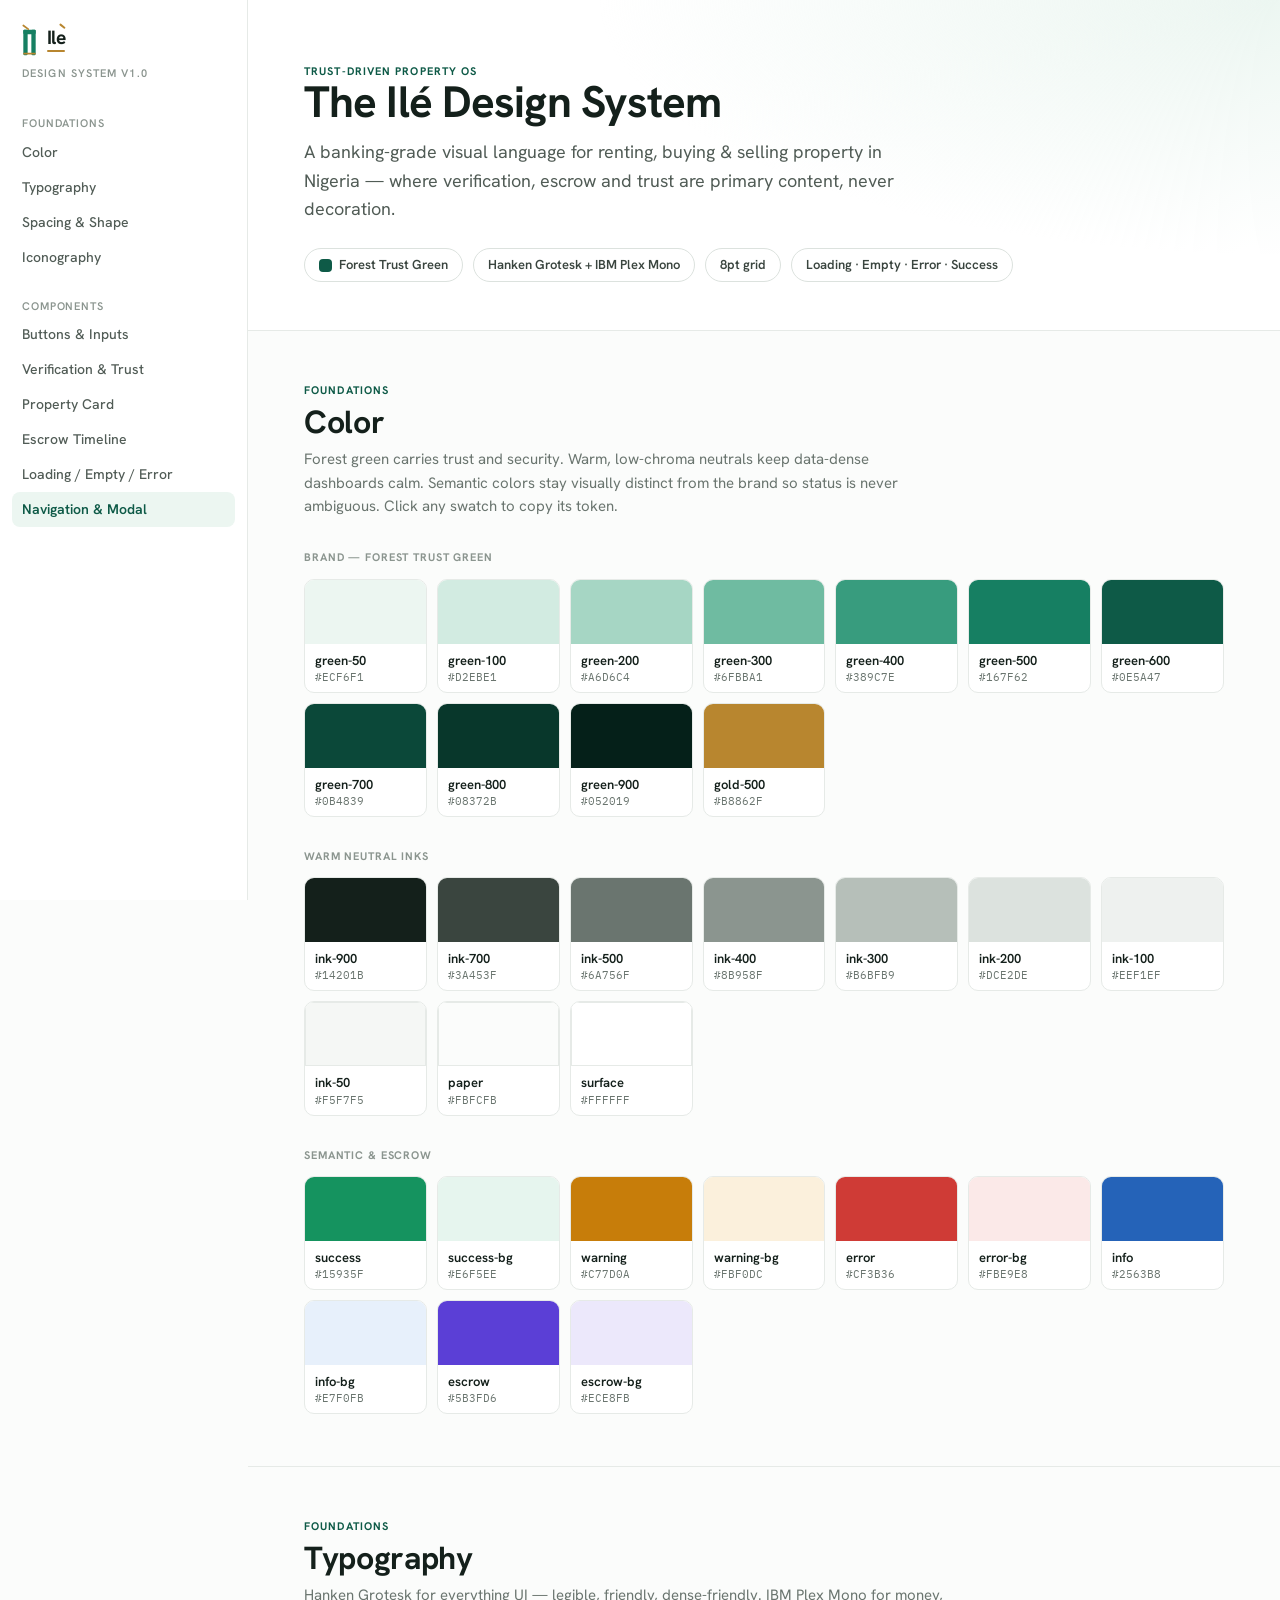
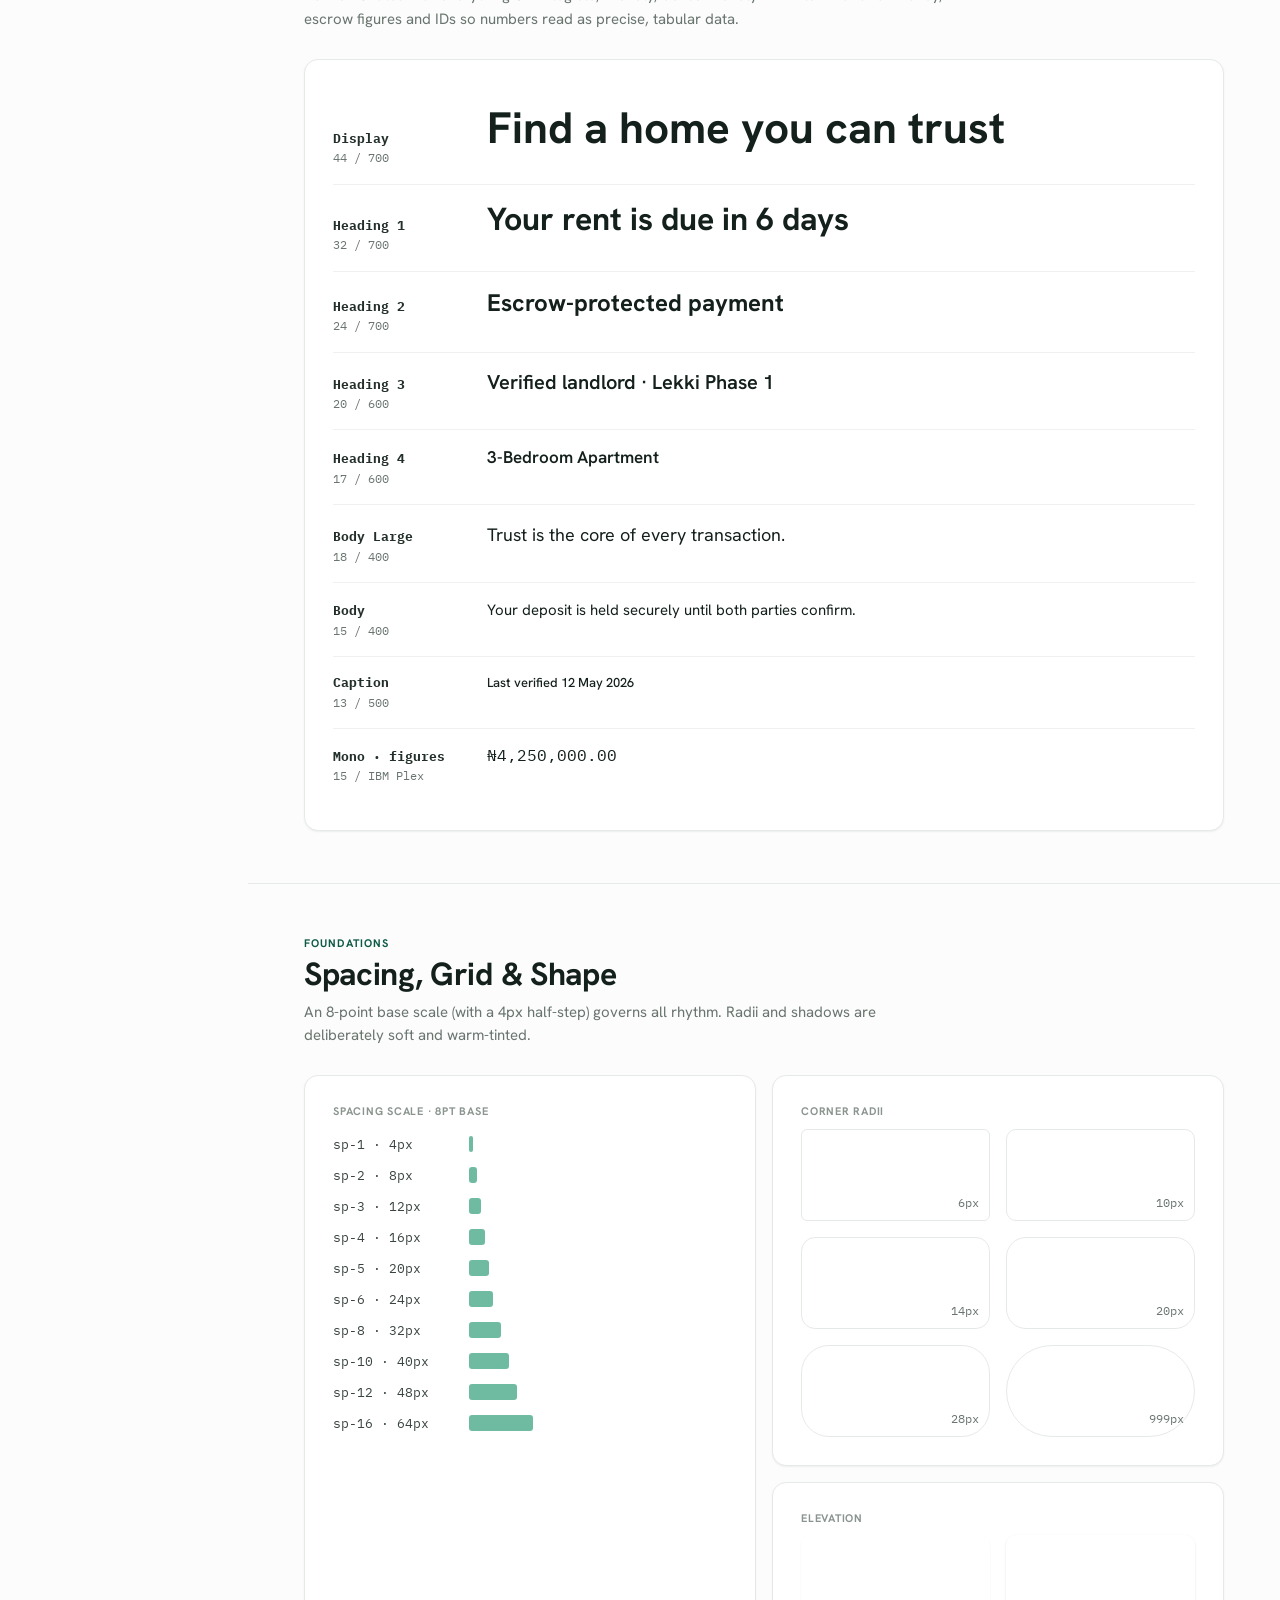
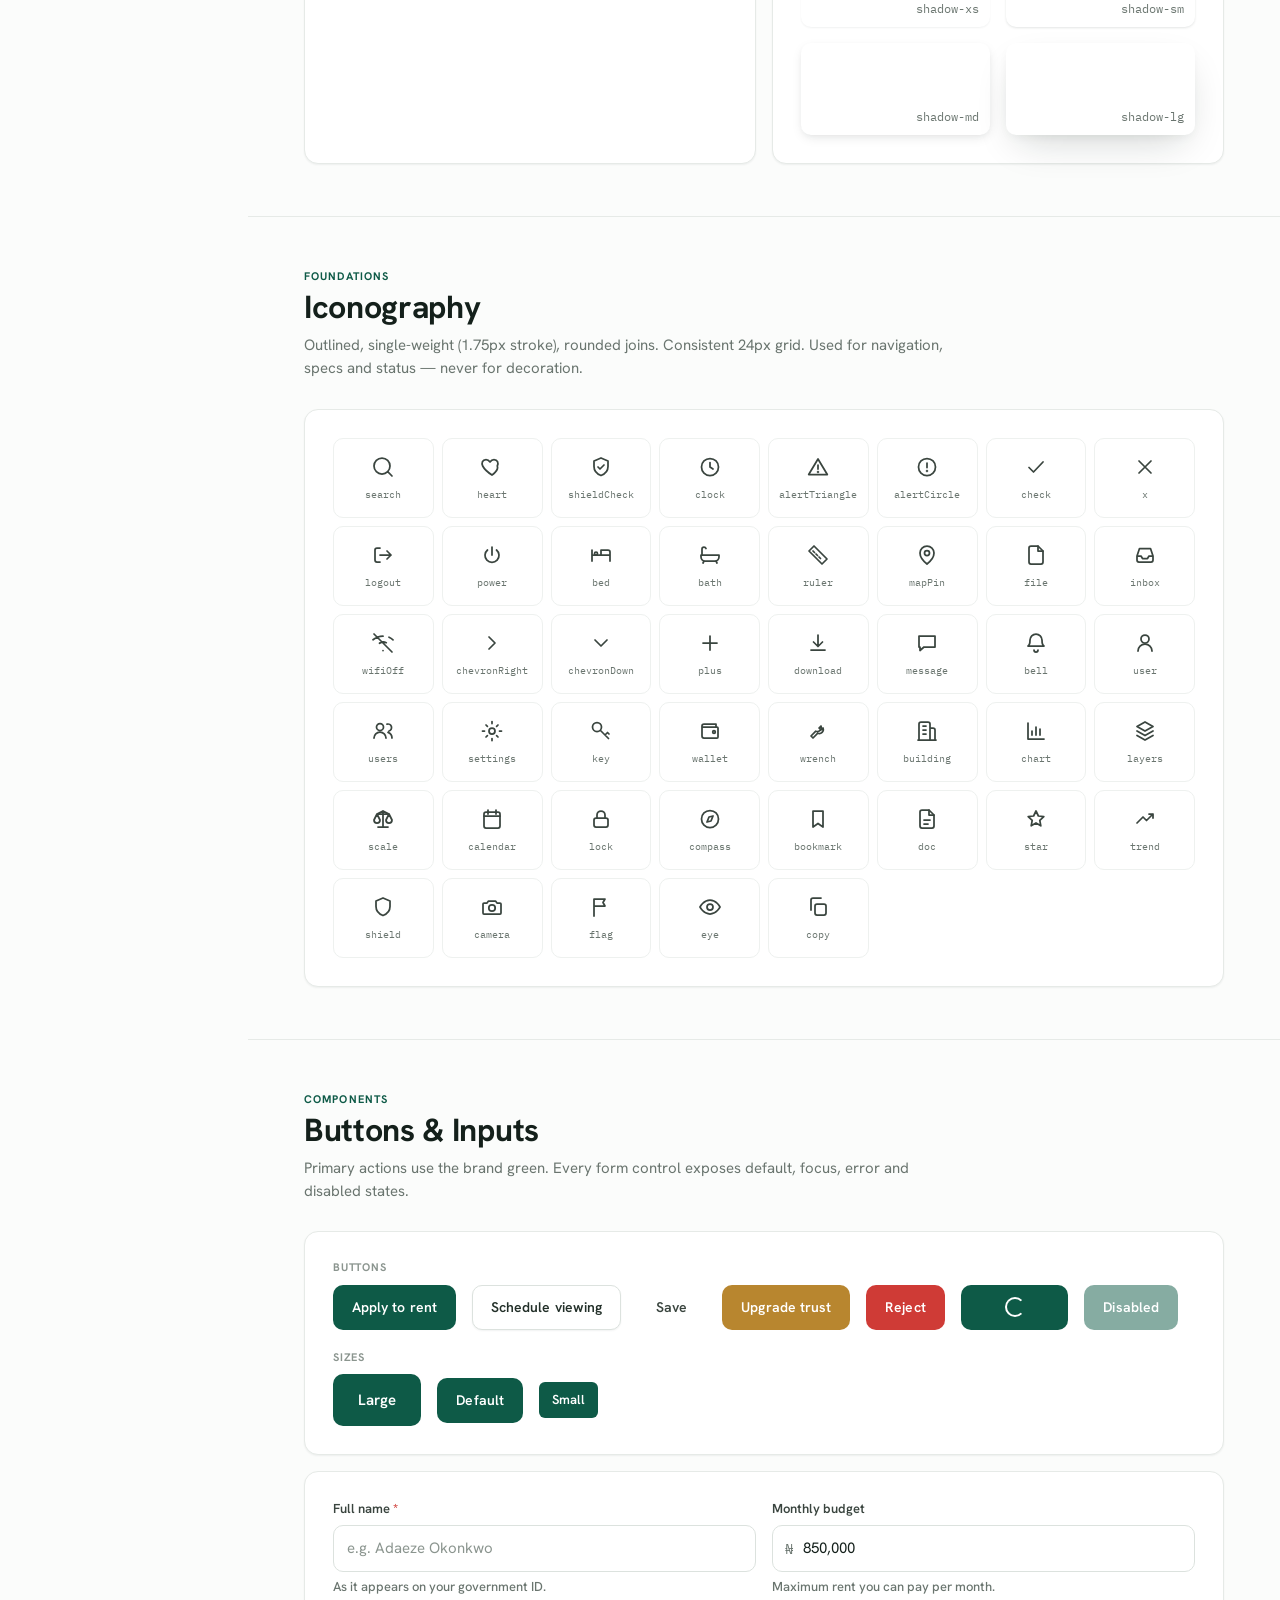
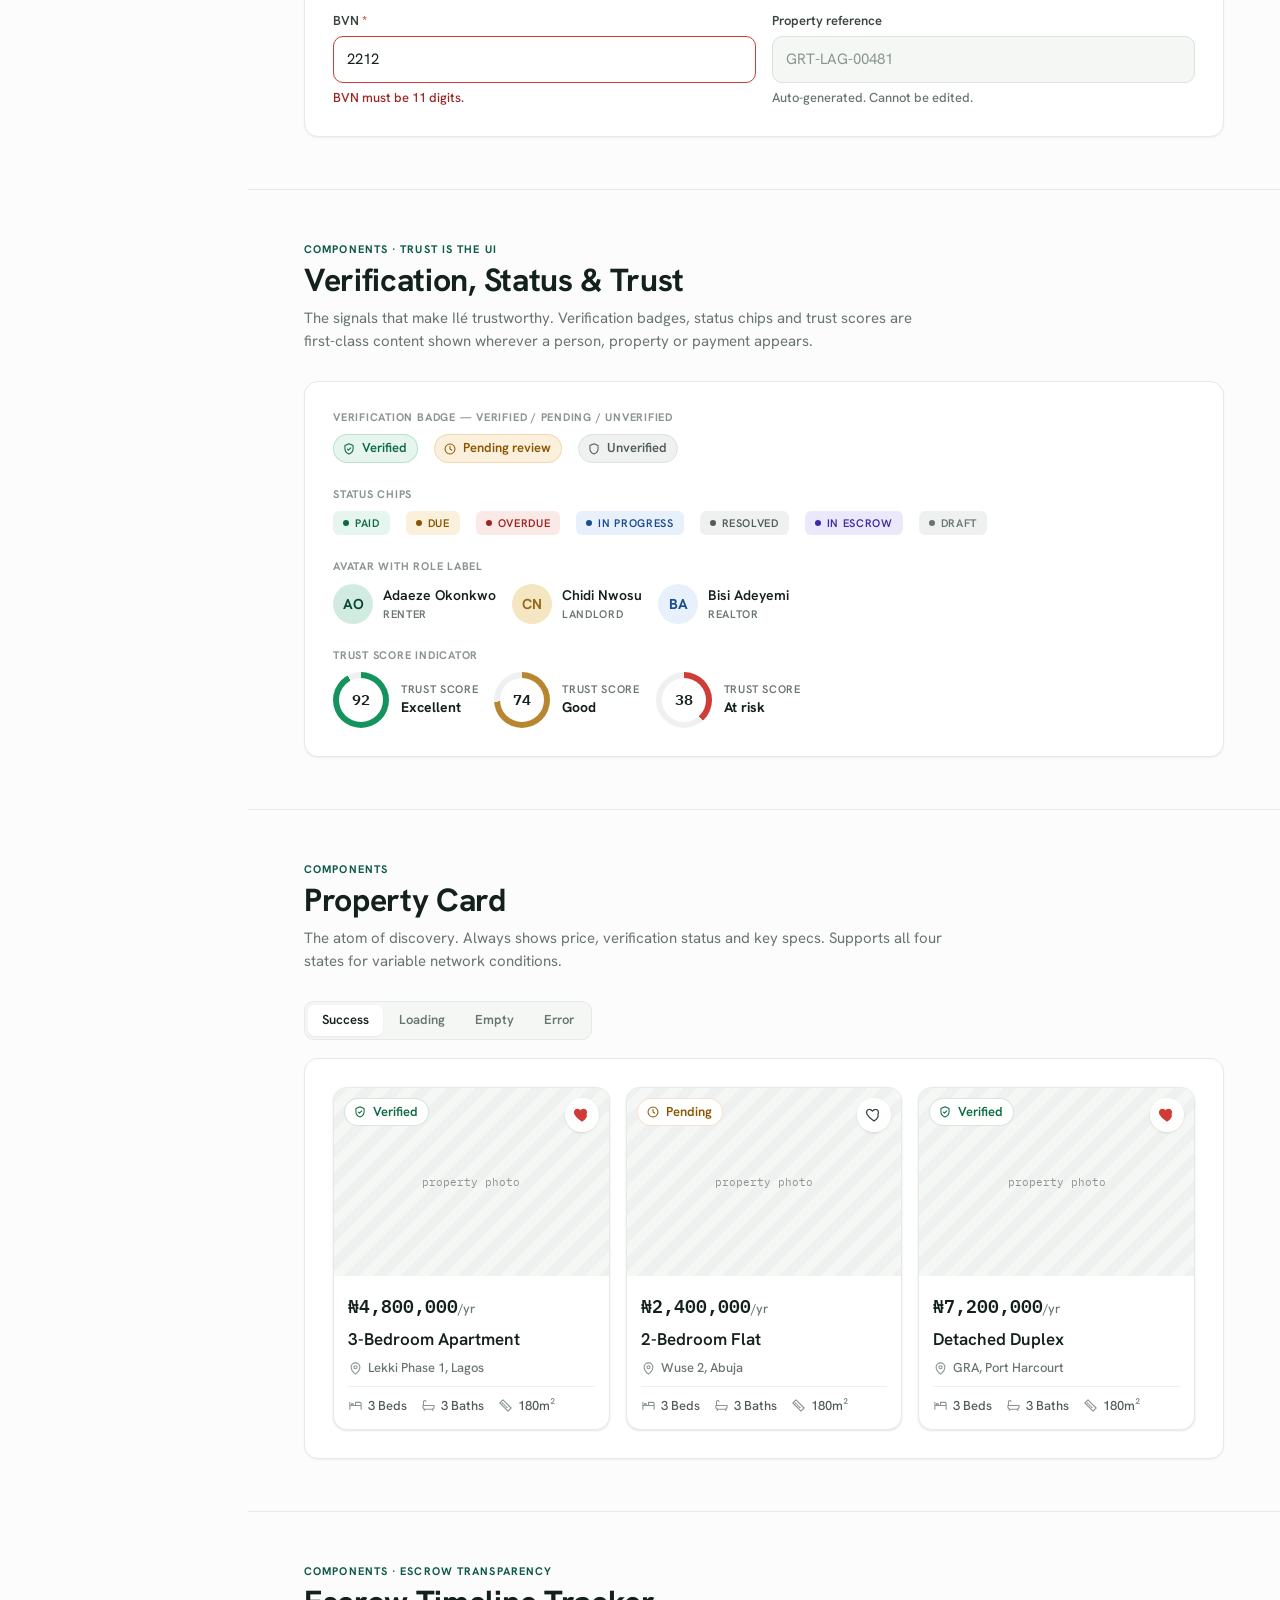
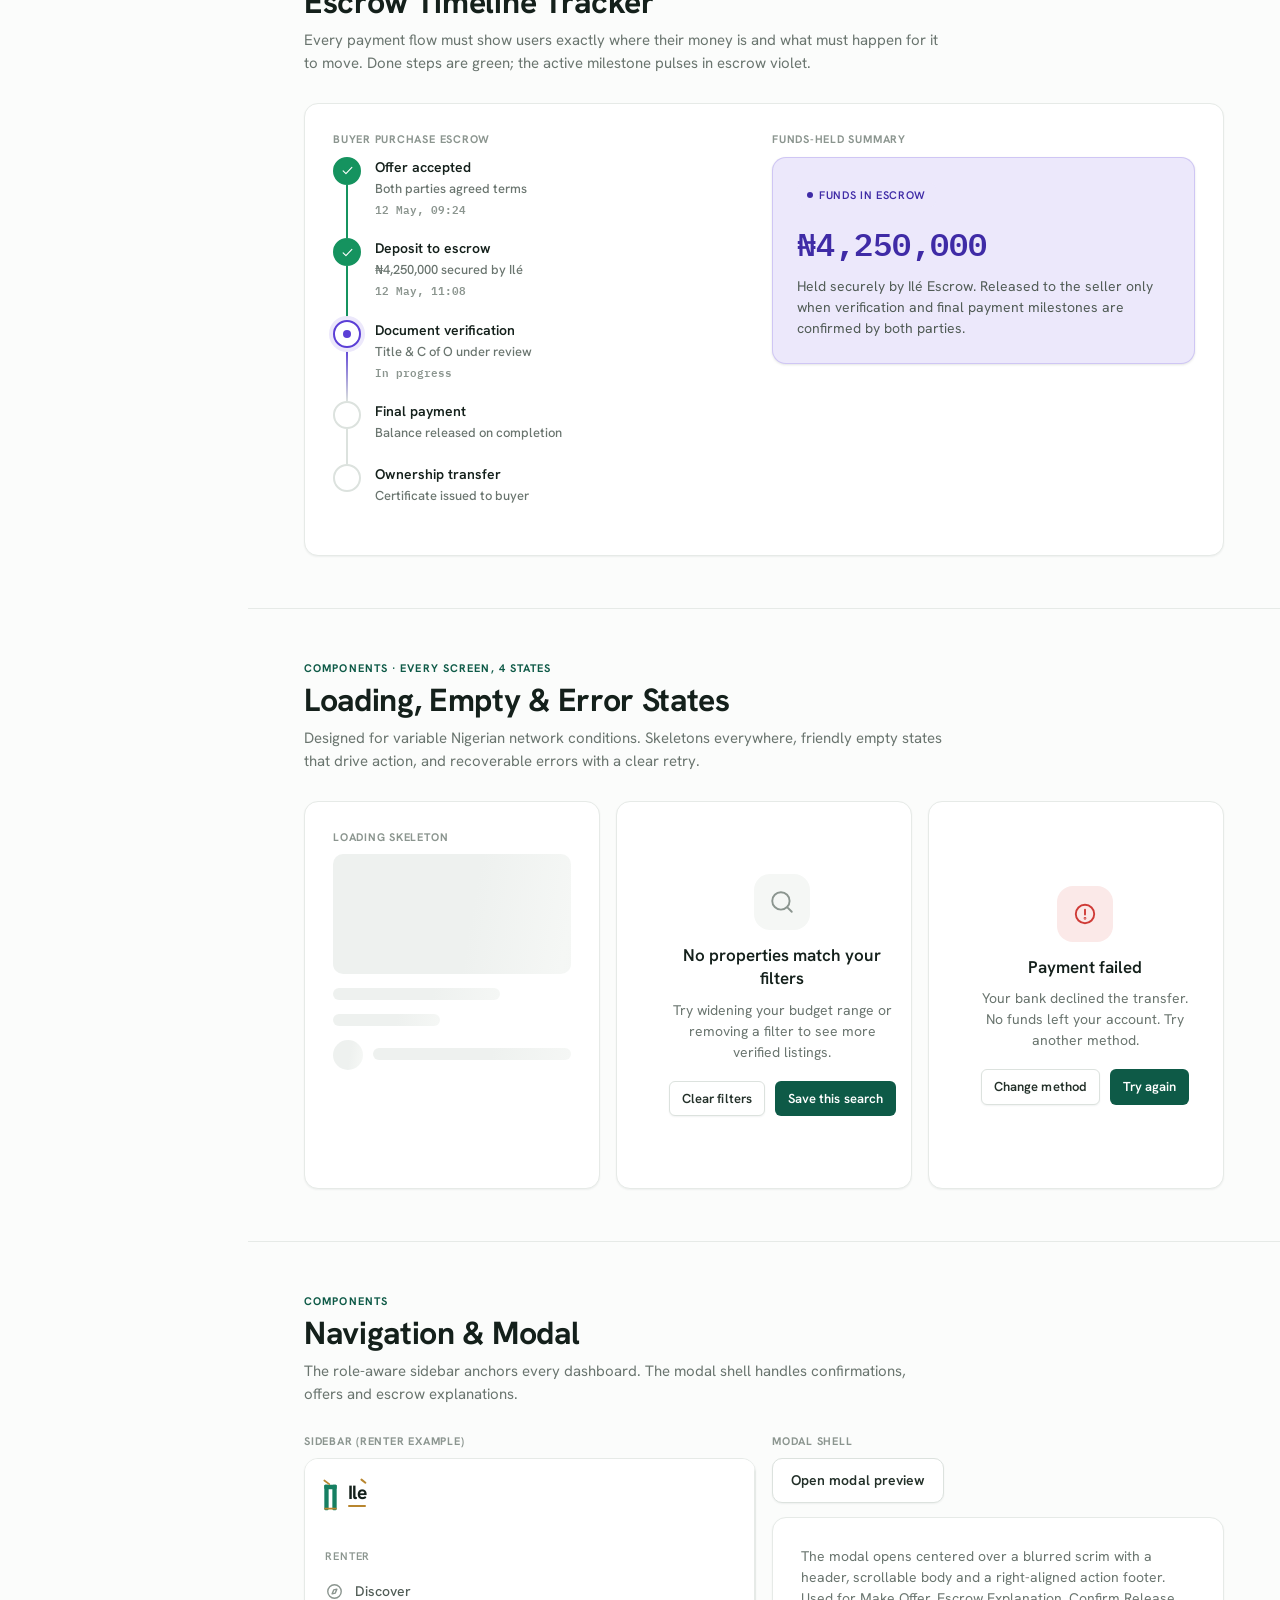
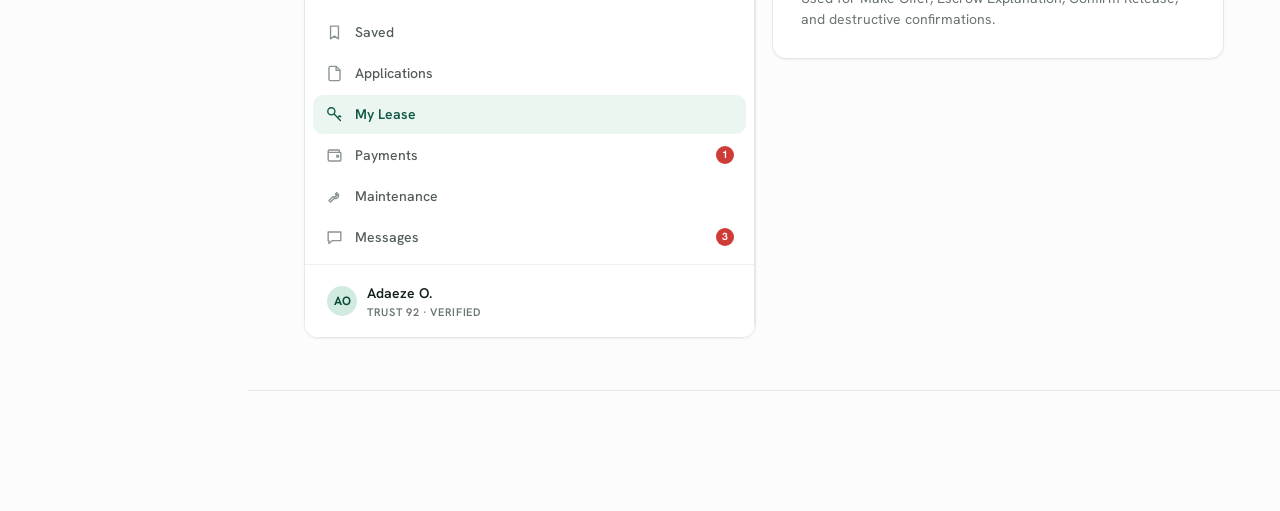
<file: GetRentos Design System.html>
<!DOCTYPE html>
<html lang="en">
<head>
<meta charset="UTF-8">
<meta name="viewport" content="width=device-width, initial-scale=1.0">
<title>Ilé — Design System</title>
<link rel="icon" type="image/svg+xml" href="assets/ile_mark.svg">
<link rel="stylesheet" href="styles/tokens.css">
<link rel="stylesheet" href="styles/components.css">
<style>
  body { background: var(--paper); }
  .ds-shell { display: grid; grid-template-columns: 248px 1fr; min-height: 100vh; }

  /* TOC */
  .ds-toc { position: sticky; top: 0; height: 100vh; overflow-y: auto; border-right: 1px solid var(--ink-150); background: var(--surface); padding: 0 0 32px; }
  .ds-toc .sidebar-brand { padding: 22px 22px 8px; }
  .ds-toc .brand-sub { font: var(--text-micro); text-transform: uppercase; letter-spacing: .1em; color: var(--ink-400); padding: 0 22px 18px; }
  .toc-group { padding: 6px 12px; }
  .toc-group h4 { font: var(--text-micro); text-transform: uppercase; letter-spacing: .08em; color: var(--ink-400); padding: 12px 10px 4px; margin: 0; }
  .toc-link { display: block; padding: 7px 10px; border-radius: 8px; color: var(--ink-600); font: var(--text-sm); font-weight: 500; text-decoration: none; cursor: pointer; }
  .toc-link:hover { background: var(--ink-50); color: var(--ink-900); }
  .toc-link.active { background: var(--primary-soft); color: var(--primary); font-weight: 600; }

  /* Main */
  .ds-main { padding: 0 0 120px; min-width: 0; }
  .ds-hero { padding: 64px 56px 48px; border-bottom: 1px solid var(--ink-150); background:
     radial-gradient(120% 140% at 100% 0%, var(--green-50) 0%, transparent 55%), var(--surface); }
  .ds-hero h1 { font: var(--text-display); color: var(--ink-900); margin: 0 0 12px; letter-spacing: -.02em; }
  .ds-hero p { font: var(--text-body-lg); color: var(--ink-600); max-width: 620px; margin: 0; }
  .ds-hero .pill-row { display: flex; gap: 10px; margin-top: 24px; flex-wrap: wrap; }
  .hpill { display: inline-flex; align-items: center; gap: 7px; background: var(--surface); border: 1px solid var(--ink-200); border-radius: var(--r-pill); padding: 7px 14px; font: var(--text-caption); font-weight: 600; color: var(--ink-700); }
  .hpill .sw { width: 13px; height: 13px; border-radius: 4px; }

  section.ds { padding: 52px 56px; border-bottom: 1px solid var(--ink-150); scroll-margin-top: 12px; }
  .ds-head { margin-bottom: 28px; }
  .ds-eyebrow { font: var(--text-micro); text-transform: uppercase; letter-spacing: .1em; color: var(--primary); font-weight: 700; }
  .ds-head h2 { font: var(--text-h1); color: var(--ink-900); margin: 6px 0 8px; letter-spacing: -.01em; }
  .ds-head p { font: var(--text-body); color: var(--ink-500); max-width: 640px; margin: 0; }

  .ds-sub { font: var(--text-micro); text-transform: uppercase; letter-spacing: .08em; color: var(--ink-400); margin: 32px 0 14px; font-weight: 700; }
  .grid { display: grid; gap: 16px; }
  .demo { background: var(--surface); border: 1px solid var(--ink-150); border-radius: var(--r-lg); padding: 28px; box-shadow: var(--shadow-xs); }
  .demo-row { display: flex; gap: 16px; flex-wrap: wrap; align-items: center; }

  /* Color */
  .swatches { display: grid; grid-template-columns: repeat(auto-fill, minmax(118px,1fr)); gap: 10px; }
  .sw-card { border: 1px solid var(--ink-150); border-radius: var(--r-md); overflow: hidden; cursor: pointer; background: var(--surface); transition: box-shadow var(--dur), transform var(--dur); }
  .sw-card:hover { box-shadow: var(--shadow-md); transform: translateY(-2px); }
  .sw-chip { height: 64px; }
  .sw-info { padding: 8px 10px; }
  .sw-name { font: var(--text-caption); font-weight: 600; color: var(--ink-900); }
  .sw-hex { font-family: var(--font-mono); font-size: .7rem; color: var(--ink-500); text-transform: uppercase; }

  /* Type scale */
  .type-row { display: grid; grid-template-columns: 130px 1fr; gap: 24px; align-items: baseline; padding: 16px 0; border-bottom: 1px solid var(--ink-100); }
  .type-row:last-child { border-bottom: none; }
  .type-meta { font-family: var(--font-mono); font-size: .72rem; color: var(--ink-500); line-height: 1.6; }
  .type-meta b { display: block; color: var(--ink-800); font-size: .8rem; }

  /* spacing */
  .sp-row { display: flex; align-items: center; gap: 16px; padding: 7px 0; }
  .sp-bar { background: var(--green-300); height: 16px; border-radius: 3px; }
  .sp-label { font-family: var(--font-mono); font-size: .8rem; color: var(--ink-700); width: 120px; }

  /* radii + shadow */
  .box-grid { display: grid; grid-template-columns: repeat(auto-fill, minmax(150px,1fr)); gap: 16px; }
  .box-demo { height: 92px; background: var(--surface); border: 1px solid var(--ink-150); display: grid; place-items: flex-end; padding: 10px; font-family: var(--font-mono); font-size: .72rem; color: var(--ink-500); }

  /* icon grid */
  .icon-grid { display: grid; grid-template-columns: repeat(auto-fill, minmax(96px,1fr)); gap: 8px; }
  .icon-cell { display: flex; flex-direction: column; align-items: center; gap: 8px; padding: 16px 8px; border: 1px solid var(--ink-100); border-radius: var(--r-md); color: var(--ink-700); }
  .icon-cell svg { width: 24px; height: 24px; }
  .icon-cell span { font-family: var(--font-mono); font-size: .65rem; color: var(--ink-500); }

  /* state tabs */
  .state-tabs { display: inline-flex; background: var(--ink-50); border: 1px solid var(--ink-150); border-radius: var(--r-md); padding: 3px; gap: 2px; margin-bottom: 18px; }
  .state-tab { border: none; background: transparent; font: var(--text-caption); font-weight: 600; color: var(--ink-500); padding: 6px 14px; border-radius: 7px; cursor: pointer; }
  .state-tab.active { background: var(--surface); color: var(--ink-900); box-shadow: var(--shadow-xs); }
  .stage { min-height: 260px; display: grid; }
  .stage > * { grid-area: 1/1; }

  .two-col { display: grid; grid-template-columns: repeat(auto-fit, minmax(280px, 1fr)); gap: 16px; }
  .label-cap { font: var(--text-micro); text-transform: uppercase; letter-spacing: .07em; color: var(--ink-400); font-weight: 700; margin-bottom: 10px; }
  .toast { position: fixed; bottom: 24px; left: 50%; transform: translateX(-50%) translateY(20px); background: var(--ink-900); color: #fff; padding: 11px 18px; border-radius: var(--r-md); font: var(--text-sm); font-weight: 600; opacity: 0; transition: all var(--dur) var(--ease-out); z-index: 200; box-shadow: var(--shadow-lg); }
  .toast.show { opacity: 1; transform: translateX(-50%) translateY(0); }

  @media (max-width: 900px) {
    .ds-shell { grid-template-columns: 1fr; }
    .ds-toc { display: none; }
    .ds-hero, section.ds { padding-left: 24px; padding-right: 24px; }
  }
</style>
</head>
<body>
<div class="ds-shell">
  <!-- TOC -->
  <aside class="ds-toc">
    <div class="sidebar-brand">
      <span class="ile-mark"></span><span class="ile-word">Ile</span>
    </div>
    <div class="brand-sub">Design System v1.0</div>
    <nav id="toc"></nav>
  </aside>

  <main class="ds-main">
    <header class="ds-hero">
      <div class="ds-eyebrow">Trust-Driven Property OS</div>
      <h1>The Ilé Design System</h1>
      <p>A banking-grade visual language for renting, buying &amp; selling property in Nigeria — where verification, escrow and trust are primary content, never decoration.</p>
      <div class="pill-row">
        <span class="hpill"><span class="sw" style="background:var(--primary)"></span>Forest Trust Green</span>
        <span class="hpill">Hanken Grotesk + IBM Plex Mono</span>
        <span class="hpill">8pt grid</span>
        <span class="hpill">Loading · Empty · Error · Success</span>
      </div>
    </header>

    <!-- ============ FOUNDATIONS ============ -->
    <section class="ds" id="color">
      <div class="ds-head">
        <div class="ds-eyebrow">Foundations</div>
        <h2>Color</h2>
        <p>Forest green carries trust and security. Warm, low-chroma neutrals keep data-dense dashboards calm. Semantic colors stay visually distinct from the brand so status is never ambiguous. Click any swatch to copy its token.</p>
      </div>
      <div class="ds-sub">Brand — Forest Trust Green</div>
      <div class="swatches" id="sw-brand"></div>
      <div class="ds-sub">Warm Neutral Inks</div>
      <div class="swatches" id="sw-ink"></div>
      <div class="ds-sub">Semantic &amp; Escrow</div>
      <div class="swatches" id="sw-sem"></div>
    </section>

    <section class="ds" id="type">
      <div class="ds-head">
        <div class="ds-eyebrow">Foundations</div>
        <h2>Typography</h2>
        <p>Hanken Grotesk for everything UI — legible, friendly, dense-friendly. IBM Plex Mono for money, escrow figures and IDs so numbers read as precise, tabular data.</p>
      </div>
      <div class="demo" id="type-scale"></div>
    </section>

    <section class="ds" id="spacing">
      <div class="ds-head">
        <div class="ds-eyebrow">Foundations</div>
        <h2>Spacing, Grid &amp; Shape</h2>
        <p>An 8-point base scale (with a 4px half-step) governs all rhythm. Radii and shadows are deliberately soft and warm-tinted.</p>
      </div>
      <div class="two-col">
        <div class="demo">
          <div class="label-cap">Spacing scale · 8pt base</div>
          <div id="sp-scale"></div>
        </div>
        <div>
          <div class="demo" style="margin-bottom:16px">
            <div class="label-cap">Corner radii</div>
            <div class="box-grid" id="radii"></div>
          </div>
          <div class="demo">
            <div class="label-cap">Elevation</div>
            <div class="box-grid" id="shadows"></div>
          </div>
        </div>
      </div>
    </section>

    <section class="ds" id="icons">
      <div class="ds-head">
        <div class="ds-eyebrow">Foundations</div>
        <h2>Iconography</h2>
        <p>Outlined, single-weight (1.75px stroke), rounded joins. Consistent 24px grid. Used for navigation, specs and status — never for decoration.</p>
      </div>
      <div class="demo"><div class="icon-grid" id="icon-grid"></div></div>
    </section>

    <!-- ============ COMPONENTS ============ -->
    <section class="ds" id="buttons">
      <div class="ds-head">
        <div class="ds-eyebrow">Components</div>
        <h2>Buttons &amp; Inputs</h2>
        <p>Primary actions use the brand green. Every form control exposes default, focus, error and disabled states.</p>
      </div>
      <div class="demo">
        <div class="label-cap">Buttons</div>
        <div class="demo-row" style="margin-bottom:20px">
          <button class="btn btn-primary">Apply to rent</button>
          <button class="btn btn-secondary">Schedule viewing</button>
          <button class="btn btn-ghost">Save</button>
          <button class="btn btn-gold">Upgrade trust</button>
          <button class="btn btn-danger">Reject</button>
          <button class="btn btn-primary btn-loading">Processing</button>
          <button class="btn btn-primary" disabled>Disabled</button>
        </div>
        <div class="label-cap">Sizes</div>
        <div class="demo-row">
          <button class="btn btn-primary btn-lg">Large</button>
          <button class="btn btn-primary">Default</button>
          <button class="btn btn-primary btn-sm">Small</button>
        </div>
      </div>
      <div class="demo" style="margin-top:16px">
        <div class="two-col">
          <div class="field">
            <label class="field-label">Full name <span class="req">*</span></label>
            <input class="input" placeholder="e.g. Adaeze Okonkwo">
            <span class="field-hint">As it appears on your government ID.</span>
          </div>
          <div class="field">
            <label class="field-label">Monthly budget</label>
            <div class="input-group"><span class="prefix">₦</span><input class="input" value="850,000"></div>
            <span class="field-hint">Maximum rent you can pay per month.</span>
          </div>
          <div class="field">
            <label class="field-label">BVN <span class="req">*</span></label>
            <input class="input is-error" value="2212" aria-invalid="true">
            <span class="field-error">BVN must be 11 digits.</span>
          </div>
          <div class="field">
            <label class="field-label">Property reference</label>
            <input class="input" value="GRT-LAG-00481" disabled>
            <span class="field-hint">Auto-generated. Cannot be edited.</span>
          </div>
        </div>
      </div>
    </section>

    <section class="ds" id="trust">
      <div class="ds-head">
        <div class="ds-eyebrow">Components · Trust is the UI</div>
        <h2>Verification, Status &amp; Trust</h2>
        <p>The signals that make Ilé trustworthy. Verification badges, status chips and trust scores are first-class content shown wherever a person, property or payment appears.</p>
      </div>
      <div class="demo">
        <div class="label-cap">Verification badge — Verified / Pending / Unverified</div>
        <div class="demo-row" style="margin-bottom:24px" id="vbadges"></div>
        <div class="label-cap">Status chips</div>
        <div class="demo-row" style="margin-bottom:24px" id="chips"></div>
        <div class="label-cap">Avatar with role label</div>
        <div class="demo-row" style="margin-bottom:24px" id="avatars"></div>
        <div class="label-cap">Trust score indicator</div>
        <div class="demo-row" id="trust-scores"></div>
      </div>
    </section>

    <section class="ds" id="property">
      <div class="ds-head">
        <div class="ds-eyebrow">Components</div>
        <h2>Property Card</h2>
        <p>The atom of discovery. Always shows price, verification status and key specs. Supports all four states for variable network conditions.</p>
      </div>
      <div class="state-tabs" data-target="pcard-stage">
        <button class="state-tab active" data-state="success">Success</button>
        <button class="state-tab" data-state="loading">Loading</button>
        <button class="state-tab" data-state="empty">Empty</button>
        <button class="state-tab" data-state="error">Error</button>
      </div>
      <div class="demo"><div class="stage" id="pcard-stage"></div></div>
    </section>

    <section class="ds" id="escrow">
      <div class="ds-head">
        <div class="ds-eyebrow">Components · Escrow transparency</div>
        <h2>Escrow Timeline Tracker</h2>
        <p>Every payment flow must show users exactly where their money is and what must happen for it to move. Done steps are green; the active milestone pulses in escrow violet.</p>
      </div>
      <div class="demo two-col" style="display:grid">
        <div>
          <div class="label-cap">Buyer purchase escrow</div>
          <div class="escrow" id="escrow-demo"></div>
        </div>
        <div>
          <div class="label-cap">Funds-held summary</div>
          <div class="card card-pad" style="background:var(--escrow-bg); border-color:rgba(91,63,214,.2)">
            <div class="chip chip--escrow" style="margin-bottom:12px"><span class="dot"></span>Funds in escrow</div>
            <div class="money" style="font-size:2rem; font-weight:600; color:var(--escrow-text)">₦4,250,000</div>
            <p style="font:var(--text-sm); color:var(--ink-600); margin:8px 0 0">Held securely by Ilé Escrow. Released to the seller only when verification and final payment milestones are confirmed by both parties.</p>
          </div>
        </div>
      </div>
    </section>

    <section class="ds" id="states">
      <div class="ds-head">
        <div class="ds-eyebrow">Components · Every screen, 4 states</div>
        <h2>Loading, Empty &amp; Error States</h2>
        <p>Designed for variable Nigerian network conditions. Skeletons everywhere, friendly empty states that drive action, and recoverable errors with a clear retry.</p>
      </div>
      <div class="grid" style="grid-template-columns:repeat(auto-fit,minmax(260px,1fr))">
        <div class="demo">
          <div class="label-cap">Loading skeleton</div>
          <div style="display:flex;flex-direction:column;gap:14px">
            <div class="skeleton" style="height:120px;border-radius:10px"></div>
            <div class="skeleton sk-line" style="width:70%"></div>
            <div class="skeleton sk-line" style="width:45%"></div>
            <div style="display:flex;gap:10px"><div class="skeleton sk-circle" style="width:30px;height:30px"></div><div class="skeleton sk-line" style="flex:1;margin-top:8px"></div></div>
          </div>
        </div>
        <div class="demo" style="display:grid;place-items:center"></div>
        <div class="demo" style="display:grid;place-items:center"></div>
      </div>
    </section>

    <section class="ds" id="nav-modal">
      <div class="ds-head">
        <div class="ds-eyebrow">Components</div>
        <h2>Navigation &amp; Modal</h2>
        <p>The role-aware sidebar anchors every dashboard. The modal shell handles confirmations, offers and escrow explanations.</p>
      </div>
      <div class="two-col" style="align-items:start">
        <div>
          <div class="label-cap">Sidebar (Renter example)</div>
          <div style="border:1px solid var(--ink-150); border-radius:var(--r-lg); overflow:hidden; height:480px; box-shadow:var(--shadow-xs)">
            <div class="sidebar" id="demo-sidebar" style="width:100%"></div>
          </div>
        </div>
        <div>
          <div class="label-cap">Modal shell</div>
          <button class="btn btn-secondary" onclick="document.getElementById('demoModal').style.display='grid'">Open modal preview</button>
          <div class="demo" style="margin-top:14px">
            <p style="font:var(--text-sm);color:var(--ink-500);margin:0">The modal opens centered over a blurred scrim with a header, scrollable body and a right-aligned action footer. Used for Make Offer, Escrow Explanation, Confirm Release, and destructive confirmations.</p>
          </div>
        </div>
      </div>
    </section>
  </main>
</div>

<!-- Modal preview -->
<div class="modal-scrim" id="demoModal" style="display:none">
  <div class="modal">
    <div class="modal-head">
      <div>
        <div class="chip chip--escrow" style="margin-bottom:8px"><span class="dot"></span>Escrow protected</div>
        <div class="modal-title">Confirm escrow deposit</div>
        <div class="modal-sub">Your funds are held by Ilé until milestones clear.</div>
      </div>
      <button class="modal-x" onclick="document.getElementById('demoModal').style.display='none'"></button>
    </div>
    <div class="modal-body">
      <div class="card card-pad" style="background:var(--surface-sunken); display:flex; justify-content:space-between; align-items:center">
        <div>
          <div style="font:var(--text-caption);color:var(--ink-500)">Deposit amount</div>
          <div class="money" style="font-size:1.5rem;font-weight:600;color:var(--ink-900)">₦4,250,000</div>
        </div>
        <span class="vbadge vbadge--verified">Verified seller</span>
      </div>
    </div>
    <div class="modal-foot">
      <button class="btn btn-ghost" onclick="document.getElementById('demoModal').style.display='none'">Cancel</button>
      <button class="btn btn-primary">Deposit to escrow</button>
    </div>
  </div>
</div>

<div class="toast" id="toast"></div>

<script src="styles/icons.js"></script>
<script src="ds-render.js"></script>
<template id="__bundler_thumbnail" data-bg-color="#167F62">
  <svg viewBox="0 0 1200 800" xmlns="http://www.w3.org/2000/svg">
    <rect width="1200" height="800" fill="#167F62"/>
    <g transform="translate(556,300)">
      <rect x="0" y="0" width="30" height="190" rx="7" fill="#ECF6F1"/>
      <rect x="58" y="0" width="30" height="190" rx="7" fill="#ECF6F1"/>
      <rect x="0" y="0" width="88" height="30" rx="7" fill="#ECF6F1"/>
      <rect x="0" y="176" width="88" height="14" rx="5" fill="#B8862F"/>
      <line x1="0" y1="-26" x2="34" y2="-2" stroke="#B8862F" stroke-width="12" stroke-linecap="round"/>
    </g>
  </svg>
</template>
</body>
</html>
</file>
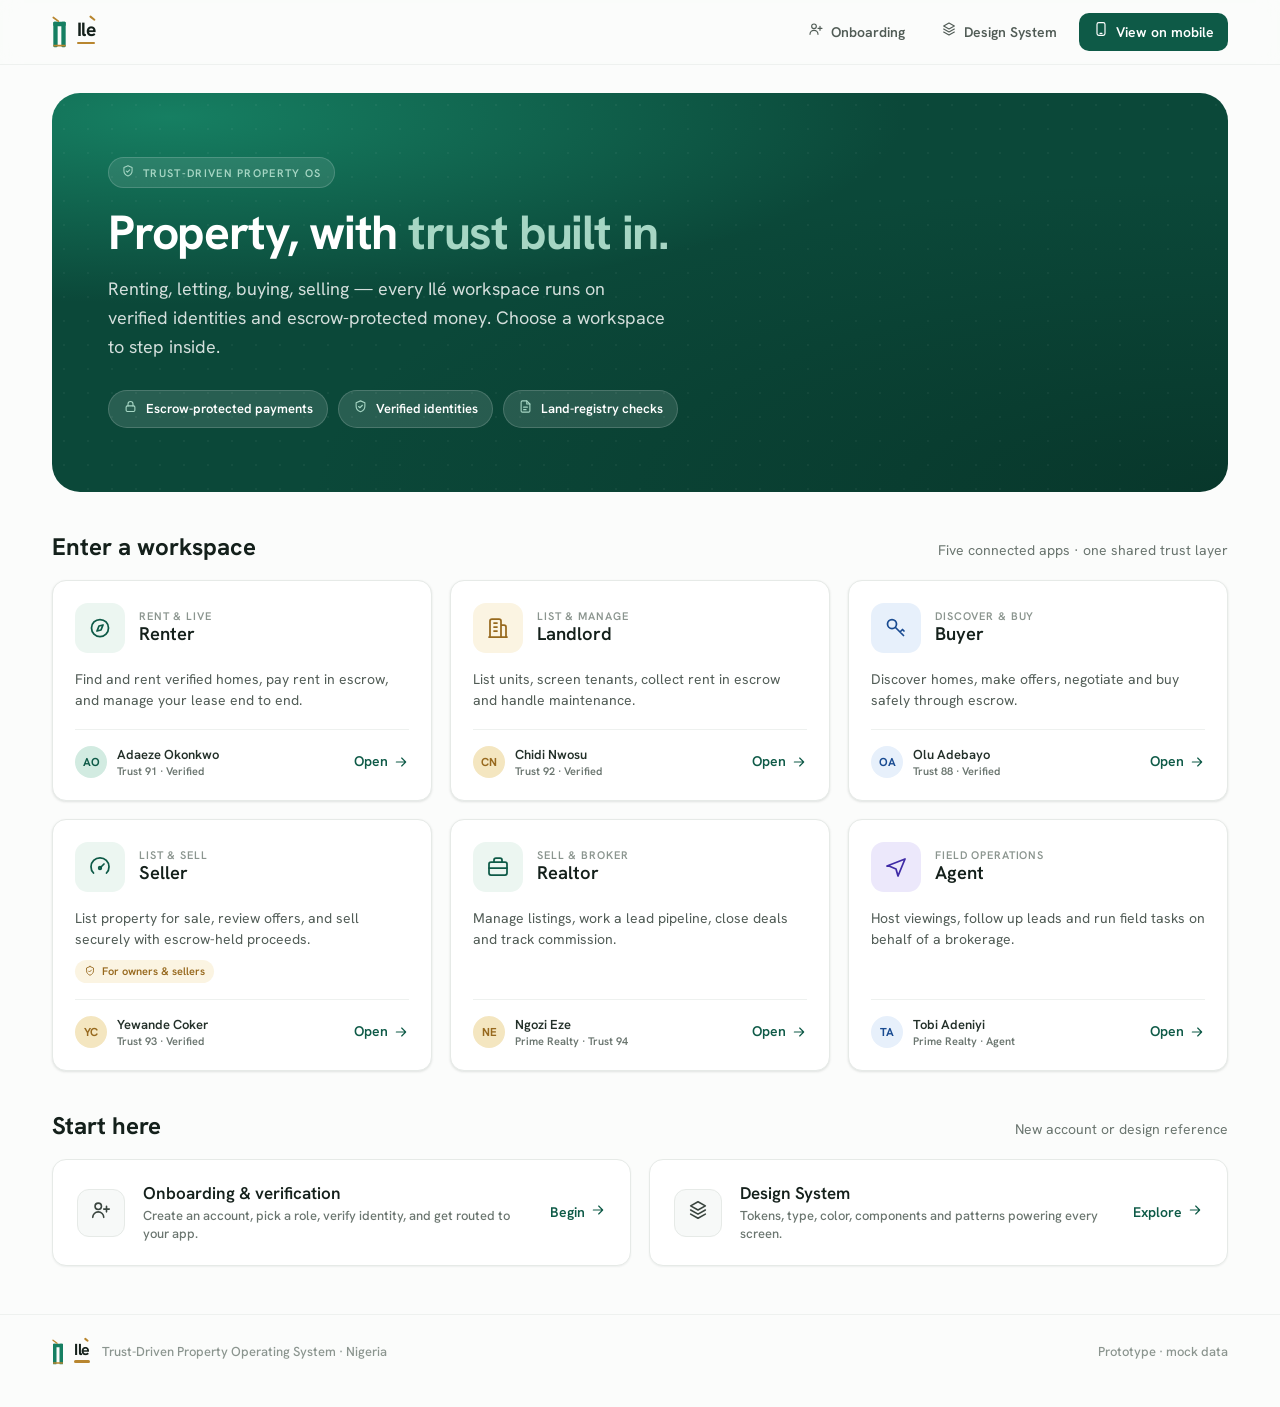
<file: GetRentos Home.html>
<!DOCTYPE html>
<html lang="en">
<head>
<meta charset="UTF-8">
<meta name="viewport" content="width=device-width, initial-scale=1.0">
<title>Ilé — Home</title>
<link rel="icon" type="image/svg+xml" href="assets/ile_mark.svg">
<link rel="stylesheet" href="styles/tokens.css">
<link rel="stylesheet" href="styles/components.css">
<style>
  body { background: var(--paper); color: var(--ink-700); }
  .wrap { max-width: var(--container); margin: 0 auto; padding: 0 32px; }

  /* Top bar */
  .home-top { position: sticky; top: 0; z-index: 20; background: rgba(251,252,251,.82); backdrop-filter: blur(10px); border-bottom: 1px solid var(--ink-100); }
  .home-top .wrap { display: flex; align-items: center; gap: 16px; height: 64px; }
  .home-top .ile-word { font-size: 1.2rem; }
  .home-top nav { margin-left: auto; display: flex; align-items: center; gap: 8px; }
  .top-link { font: var(--text-sm); font-weight: 600; color: var(--ink-600); text-decoration: none; padding: 8px 14px; border-radius: var(--r-md); display: inline-flex; align-items: center; gap: 7px; transition: background var(--dur-fast), color var(--dur-fast); }
  .top-link:hover { background: var(--ink-50); color: var(--ink-900); }
  .top-link svg { width: 16px; height: 16px; }

  /* Hero */
  .hero { position: relative; color: #fff; border-radius: var(--r-2xl); overflow: hidden; margin: 28px 0 40px;
    background: radial-gradient(120% 90% at 10% 6%, var(--green-500) 0%, transparent 52%),
                radial-gradient(130% 130% at 100% 100%, var(--green-800) 0%, transparent 60%),
                var(--green-700); }
  .hero::after { content: ""; position: absolute; inset: 0; background-image: radial-gradient(rgba(255,255,255,.06) 1px, transparent 1px); background-size: 24px 24px; opacity: .7; pointer-events: none; }
  .hero-inner { position: relative; z-index: 1; padding: 64px 56px; max-width: 740px; }
  .hero .eyebrow { display: inline-flex; align-items: center; gap: 8px; font: var(--text-micro); text-transform: uppercase; letter-spacing: .12em; color: var(--green-200); background: rgba(255,255,255,.1); border: 1px solid rgba(255,255,255,.16); padding: 6px 12px; border-radius: var(--r-pill); }
  .hero .eyebrow svg { width: 14px; height: 14px; }
  .hero h1 { font: var(--text-display); font-size: 3rem; line-height: 1.06; letter-spacing: -.025em; margin: 20px 0 16px; }
  .hero h1 em { font-style: normal; color: var(--green-200); }
  .hero p { font: var(--text-body-lg); color: rgba(255,255,255,.82); max-width: 56ch; margin: 0; }
  .hero-chips { display: flex; flex-wrap: wrap; gap: 10px; margin-top: 28px; }
  .hero-chip { display: inline-flex; align-items: center; gap: 8px; font: var(--text-caption); font-weight: 600; color: #fff; background: rgba(255,255,255,.12); border: 1px solid rgba(255,255,255,.16); padding: 8px 14px; border-radius: var(--r-pill); }
  .hero-chip svg { width: 15px; height: 15px; color: var(--green-200); }

  /* Section heading */
  .sec-head { display: flex; align-items: baseline; justify-content: space-between; gap: 16px; margin: 0 0 18px; flex-wrap: wrap; }
  .sec-head h2 { font: var(--text-h2); color: var(--ink-900); margin: 0; }
  .sec-head .sub { font: var(--text-sm); color: var(--ink-500); }

  /* Workspace grid */
  .ws-grid { display: grid; grid-template-columns: repeat(3, 1fr); gap: 18px; }
  .ws-card { display: flex; flex-direction: column; background: var(--surface); border: 1px solid var(--ink-150); border-radius: var(--r-lg); padding: 22px; text-decoration: none; color: inherit; box-shadow: var(--shadow-sm); transition: box-shadow var(--dur) var(--ease), transform var(--dur) var(--ease), border-color var(--dur); }
  .ws-card:hover { box-shadow: var(--shadow-lg); transform: translateY(-3px); border-color: var(--green-200); }
  .ws-top { display: flex; align-items: center; gap: 14px; margin-bottom: 16px; }
  .ws-top > div:last-child { min-width: 0; }
  .ws-ic { width: 50px; height: 50px; border-radius: 13px; display: grid; place-items: center; flex: none; }
  .ws-ic svg { width: 24px; height: 24px; }
  .ws-ic.green { background: var(--green-50); color: var(--primary); }
  .ws-ic.gold  { background: var(--gold-50); color: var(--gold-600); }
  .ws-ic.info  { background: var(--info-bg); color: var(--info-text); }
  .ws-ic.escrow{ background: var(--escrow-bg); color: var(--escrow-text); }
  .ws-role { font: var(--text-h3); font-size: 1.15rem; color: var(--ink-900); white-space: nowrap; overflow: hidden; text-overflow: ellipsis; }
  .ws-kicker { font: var(--text-micro); text-transform: uppercase; letter-spacing: .08em; color: var(--ink-400); white-space: nowrap; overflow: hidden; text-overflow: ellipsis; }
  .ws-desc { font: var(--text-sm); color: var(--ink-600); margin: 0 0 18px; flex: 1; }
  .ws-tag { display: inline-flex; align-items: center; gap: 6px; align-self: flex-start; font: var(--text-micro); font-weight: 600; color: var(--gold-600); background: var(--gold-50); padding: 4px 9px; border-radius: var(--r-pill); margin: -8px 0 16px; }
  .ws-foot { display: flex; align-items: center; gap: 10px; padding-top: 16px; border-top: 1px solid var(--ink-100); }
  .ws-avatar { width: 32px; height: 32px; border-radius: 50%; display: grid; place-items: center; font-weight: 700; font-size: .72rem; flex: none; }
  .ws-persona { display: flex; flex-direction: column; line-height: 1.3; min-width: 0; }
  .ws-persona .pn { display: block; font: var(--text-caption); font-weight: 600; color: var(--ink-800); white-space: nowrap; overflow: hidden; text-overflow: ellipsis; }
  .ws-persona .pr { display: block; font: var(--text-micro); color: var(--ink-500); white-space: nowrap; overflow: hidden; text-overflow: ellipsis; }
  .ws-open { margin-left: auto; flex: none; display: inline-flex; align-items: center; gap: 5px; font: var(--text-sm); font-weight: 600; color: var(--primary); }
  .ws-open svg { width: 16px; height: 16px; transition: transform var(--dur) var(--ease); }
  .ws-card:hover .ws-open svg { transform: translateX(3px); }

  /* Utility row */
  .util-row { display: grid; grid-template-columns: 1fr 1fr; gap: 18px; margin: 18px 0 48px; }
  .util-card { display: flex; align-items: center; gap: 18px; background: var(--surface); border: 1px solid var(--ink-150); border-radius: var(--r-lg); padding: 22px 24px; text-decoration: none; color: inherit; box-shadow: var(--shadow-xs); transition: box-shadow var(--dur) var(--ease), border-color var(--dur); }
  .util-card:hover { box-shadow: var(--shadow-md); border-color: var(--ink-300); }
  .util-ic { width: 48px; height: 48px; border-radius: 12px; display: grid; place-items: center; flex: none; background: var(--surface-sunken); border: 1px solid var(--ink-150); color: var(--ink-700); }
  .util-ic svg { width: 22px; height: 22px; }
  .util-card .ut { font: var(--text-h4); color: var(--ink-900); }
  .util-card .ud { font: var(--text-caption); color: var(--ink-500); margin-top: 2px; }
  .util-card .ws-open { margin-left: auto; }

  .home-foot { border-top: 1px solid var(--ink-100); padding: 22px 0 40px; }
  .home-foot .wrap { display: flex; align-items: center; gap: 12px; flex-wrap: wrap; }
  .home-foot .fnote { font: var(--text-caption); color: var(--ink-400); }
  .home-foot .fnote.right { margin-left: auto; }

  @media (max-width: 900px) {
    .ws-grid { grid-template-columns: repeat(2, 1fr); }
    .hero-inner { padding: 48px 32px; }
    .hero h1 { font-size: 2.3rem; }
    .util-row { grid-template-columns: 1fr; }
  }
  /* "View on mobile" top-bar button */
  .mobi-btn { background: var(--green-600); color: #fff; border: none; cursor: pointer; }
  .mobi-btn:hover { background: var(--green-700); color: #fff; }
  .mobi-btn svg { color: #fff; }

  /* ---------------- Mobile simulator overlay ---------------- */
  .mobi-overlay { position: fixed; inset: 0; z-index: 100; display: none; }
  .mobi-overlay.open { display: block; }
  .mobi-scrim { position: absolute; inset: 0; background: rgba(16,32,26,.62); backdrop-filter: blur(7px); animation: mobiFade var(--dur) var(--ease); }
  @keyframes mobiFade { from { opacity: 0; } }
  .mobi-dialog { position: relative; z-index: 1; height: 100%; display: flex; flex-direction: column; }
  .mobi-bar { display: flex; align-items: center; gap: 14px; padding: 20px 26px; color: #fff; }
  .mobi-bar .mt { font: var(--text-h4); color: #fff; display: flex; align-items: center; gap: 10px; }
  .mobi-bar .mt svg { width: 19px; height: 19px; color: var(--green-200); }
  .mobi-bar .msub { font: var(--text-caption); color: rgba(255,255,255,.6); }
  .mobi-close { margin-left: auto; width: 42px; height: 42px; border-radius: 50%; border: 1px solid rgba(255,255,255,.2); background: rgba(255,255,255,.08); color: #fff; cursor: pointer; display: grid; place-items: center; transition: background var(--dur-fast); }
  .mobi-close:hover { background: rgba(255,255,255,.18); }
  .mobi-close svg { width: 20px; height: 20px; }

  .mobi-stage { flex: 1; min-height: 0; display: flex; align-items: center; justify-content: center; gap: 40px; padding: 0 28px 30px; }
  .mobi-switch { display: flex; flex-direction: column; gap: 7px; width: 232px; flex: none; }
  .mobi-switch .sw-head { font: var(--text-micro); text-transform: uppercase; letter-spacing: .1em; color: rgba(255,255,255,.5); font-weight: 700; margin-bottom: 4px; padding: 0 4px; }
  .mobi-pill { display: flex; align-items: center; gap: 12px; padding: 11px 14px; border-radius: var(--r-md); border: 1px solid rgba(255,255,255,.12); background: rgba(255,255,255,.05); color: rgba(255,255,255,.85); cursor: pointer; text-align: left; transition: background var(--dur-fast), border-color var(--dur-fast); }
  .mobi-pill:hover { background: rgba(255,255,255,.12); }
  .mobi-pill.active { background: #fff; color: var(--ink-900); border-color: #fff; }
  .mobi-pill .pic { width: 34px; height: 34px; border-radius: 9px; display: grid; place-items: center; flex: none; background: rgba(255,255,255,.1); }
  .mobi-pill.active .pic { background: var(--green-50); color: var(--primary); }
  .mobi-pill .pic svg { width: 18px; height: 18px; }
  .mobi-pill .pl { min-width: 0; }
  .mobi-pill .pl .pn { font: var(--text-sm); font-weight: 600; display: block; }
  .mobi-pill .pl .pk { font: var(--text-micro); opacity: .7; display: block; }

  .phone-wrap { position: relative; flex: none; }
  .phone-frame { position: absolute; top: 0; left: 0; transform-origin: top left; width: 416px; height: 826px; background: #0d0d10; border-radius: 54px; padding: 13px; box-shadow: 0 0 0 2px #2a2a30, 0 30px 70px rgba(0,0,0,.55); }
  .phone-frame::before { content: ""; position: absolute; right: -3px; top: 168px; width: 3px; height: 64px; background: #2a2a30; border-radius: 0 3px 3px 0; }
  .phone-frame::after { content: ""; position: absolute; left: -3px; top: 132px; width: 3px; height: 38px; background: #2a2a30; border-radius: 3px 0 0 3px; box-shadow: 0 58px 0 #2a2a30, 0 116px 0 #2a2a30; }
  .phone-screen { width: 390px; height: 800px; border: none; border-radius: 42px; background: var(--paper); display: block; }
  .phone-island { position: absolute; top: 25px; left: 50%; transform: translateX(-50%); width: 112px; height: 30px; background: #0d0d10; border-radius: 18px; z-index: 2; pointer-events: none; }
  .phone-loading { position: absolute; inset: 13px; border-radius: 42px; display: grid; place-items: center; background: var(--paper); color: var(--ink-400); font: var(--text-sm); z-index: 1; }
  .phone-loading.hide { display: none; }

  @media (max-width: 820px) {
    .mobi-stage { flex-direction: column; gap: 16px; padding: 0 16px 20px; }
    .mobi-switch { flex-direction: row; width: auto; max-width: 100%; overflow-x: auto; gap: 8px; padding-bottom: 4px; }
    .mobi-switch .sw-head { display: none; }
    .mobi-pill { flex: none; padding: 9px 13px; }
    .mobi-pill .pl .pk { display: none; }
    .mobi-bar { padding: 14px 18px; }
    .mobi-bar .msub { display: none; }
  }

  @media (max-width: 600px) {
    .wrap { padding: 0 18px; }
    .ws-grid { grid-template-columns: 1fr; }
    .top-link.hide-sm { display: none; }
    .hero { margin: 18px 0 32px; border-radius: var(--r-xl); }
    .hero-inner { padding: 36px 24px; }
    .hero h1 { font-size: 1.95rem; margin: 16px 0 14px; }
    .hero p { font: var(--text-body); }
    .sec-head h2 { font: var(--text-h3); }
    .home-top .wrap { height: 56px; }
    .top-link { padding: 8px 10px; }
  }
</style>
</head>
<body>
  <header class="home-top">
    <div class="wrap">
      <div class="sidebar-brand" style="padding:0;"><span class="ile-mark"></span><span class="ile-word">Ile</span></div>
      <nav>
        <a class="top-link hide-sm" href="GetRentos Onboarding.html"><span id="i-userplus"></span>Onboarding</a>
        <a class="top-link" href="GetRentos Design System.html"><span id="i-layers"></span>Design System</a>
        <button class="top-link mobi-btn" id="openMobi"><span id="i-phone"></span>View on mobile</button>
      </nav>
    </div>
  </header>

  <main class="wrap">
    <section class="hero">
      <div class="hero-inner">
        <span class="eyebrow"><span id="i-shield"></span>Trust-Driven Property OS</span>
        <h1>Property, with <em>trust built in.</em></h1>
        <p>Renting, letting, buying, selling — every Ilé workspace runs on verified identities and escrow-protected money. Choose a workspace to step inside.</p>
        <div class="hero-chips">
          <span class="hero-chip"><span id="i-lock"></span>Escrow-protected payments</span>
          <span class="hero-chip"><span id="i-shield2"></span>Verified identities</span>
          <span class="hero-chip"><span id="i-doc"></span>Land-registry checks</span>
        </div>
      </div>
    </section>

    <div class="sec-head">
      <h2>Enter a workspace</h2>
      <span class="sub">Five connected apps · one shared trust layer</span>
    </div>

    <section class="ws-grid" id="ws-grid"></section>

    <div class="sec-head" style="margin-top:40px;">
      <h2>Start here</h2>
      <span class="sub">New account or design reference</span>
    </div>

    <section class="util-row">
      <a class="util-card" href="GetRentos Onboarding.html">
        <div class="util-ic"><span id="i-userplus2"></span></div>
        <div><div class="ut">Onboarding &amp; verification</div><div class="ud">Create an account, pick a role, verify identity, and get routed to your app.</div></div>
        <span class="ws-open">Begin<span id="i-arr1"></span></span>
      </a>
      <a class="util-card" href="GetRentos Design System.html">
        <div class="util-ic"><span id="i-layers2"></span></div>
        <div><div class="ut">Design System</div><div class="ud">Tokens, type, color, components and patterns powering every screen.</div></div>
        <span class="ws-open">Explore<span id="i-arr2"></span></span>
      </a>
    </section>
  </main>

  <footer class="home-foot">
    <div class="wrap">
      <div class="sidebar-brand" style="padding:0;"><span class="ile-mark" style="width:12px;height:30px;"></span><span class="ile-word" style="font-size:1rem;">Ile</span></div>
      <span class="fnote">Trust-Driven Property Operating System · Nigeria</span>
      <span class="fnote right">Prototype · mock data</span>
    </div>
  </footer>

  <!-- Mobile simulator -->
  <div class="mobi-overlay" id="mobiOverlay" aria-hidden="true">
    <div class="mobi-scrim" id="mobiScrim"></div>
    <div class="mobi-dialog" role="dialog" aria-label="Experience Ilé on mobile">
      <div class="mobi-bar">
        <div>
          <div class="mt"><span id="i-phone2"></span>Experience Ilé on mobile</div>
          <div class="msub">The real apps, running at phone width — bottom tab bar and all. Pick a workspace.</div>
        </div>
        <button class="mobi-close" id="mobiClose" aria-label="Close">
          <svg viewBox="0 0 24 24" fill="none" stroke="currentColor" stroke-width="2" stroke-linecap="round"><path d="M6 6l12 12M18 6 6 18"/></svg>
        </button>
      </div>
      <div class="mobi-stage">
        <div class="mobi-switch" id="mobiSwitch"><div class="sw-head">Workspace</div></div>
        <div class="phone-wrap" id="phoneWrap">
          <div class="phone-frame" id="phoneFrame">
            <div class="phone-island"></div>
            <div class="phone-loading" id="phoneLoading">Loading…</div>
            <iframe class="phone-screen" id="phoneScreen" src="about:blank" title="Mobile preview"></iframe>
          </div>
        </div>
      </div>
    </div>
  </div>

<script src="styles/icons.js"></script>
<script>
  var WORKSPACES = [
    { role: 'Renter',   kicker: 'Rent & live',     icon: 'compass',  tone: 'green',  href: 'GetRentos Renter App.html',   desc: 'Find and rent verified homes, pay rent in escrow, and manage your lease end to end.', persona: 'Adaeze Okonkwo', pr: 'Trust 91 · Verified', av: 'AO', avTone: 'green' },
    { role: 'Landlord', kicker: 'List & manage',   icon: 'building', tone: 'gold',   href: 'GetRentos Landlord App.html', desc: 'List units, screen tenants, collect rent in escrow and handle maintenance.', persona: 'Chidi Nwosu', pr: 'Trust 92 · Verified', av: 'CN', avTone: 'gold' },
    { role: 'Buyer',    kicker: 'Discover & buy',  icon: 'key',      tone: 'info',   href: 'GetRentos Buyer App.html',    desc: 'Discover homes, make offers, negotiate and buy safely through escrow.', persona: 'Olu Adebayo', pr: 'Trust 88 · Verified', av: 'OA', avTone: 'info' },
    { role: 'Seller',   kicker: 'List & sell',     icon: 'gauge',    tone: 'green',  href: 'GetRentos Seller App.html',   desc: 'List property for sale, review offers, and sell securely with escrow-held proceeds.', persona: 'Yewande Coker', pr: 'Trust 93 · Verified', av: 'YC', avTone: 'gold', tag: 'For owners & sellers' },
    { role: 'Realtor',  kicker: 'Sell & broker',   icon: 'briefcase',tone: 'green',  href: 'GetRentos Realtor App.html',  desc: 'Manage listings, work a lead pipeline, close deals and track commission.', persona: 'Ngozi Eze', pr: 'Prime Realty · Trust 94', av: 'NE', avTone: 'gold' },
    { role: 'Agent',    kicker: 'Field operations',icon: 'navigation',tone: 'escrow',href: 'GetRentos Agent App.html',    desc: 'Host viewings, follow up leads and run field tasks on behalf of a brokerage.', persona: 'Tobi Adeniyi', pr: 'Prime Realty · Agent', av: 'TA', avTone: 'info' }
  ];

  // extra icons not in the shared set
  var EXTRA = {
    briefcase: '<rect x="3" y="7" width="18" height="13" rx="2"/><path d="M8 7V5a2 2 0 0 1 2-2h4a2 2 0 0 1 2 2v2M3 13h18"/>',
    navigation: '<path d="M3 11 21 4l-7 17-2-7-7-3Z"/>',
    gauge: '<path d="M12 13 16 9M5.5 18a9 9 0 1 1 13 0"/><circle cx="12" cy="13" r="1.3"/>',
    userplus: '<circle cx="9" cy="8" r="3.5"/><path d="M3 20a6 6 0 0 1 12 0M18 8v6M21 11h-6"/>',
    arrowRight: '<path d="M5 12h14M13 6l6 6-6 6"/>',
    smartphone: '<rect x="6" y="2.5" width="12" height="19" rx="2.6"/><path d="M10.5 18.5h3"/>'
  };
  function ic(name, w) {
    var p = (window.ICONS && window.ICONS[name]) || EXTRA[name] || '';
    return '<svg viewBox="0 0 24 24" fill="none" stroke="currentColor" stroke-width="1.75" stroke-linecap="round" stroke-linejoin="round" aria-hidden="true"' + (w ? ' style="width:' + w + 'px;height:' + w + 'px"' : '') + '>' + p + '</svg>';
  }
  function avPalette(t) {
    if (t === 'gold') return 'background:var(--gold-100);color:var(--gold-600)';
    if (t === 'info') return 'background:var(--info-bg);color:var(--info-text)';
    return 'background:var(--green-100);color:var(--primary)';
  }

  document.getElementById('ws-grid').innerHTML = WORKSPACES.map(function (w) {
    return '<a class="ws-card" href="' + encodeURI(w.href) + '">' +
      '<div class="ws-top"><div class="ws-ic ' + w.tone + '">' + ic(w.icon) + '</div>' +
        '<div><div class="ws-kicker">' + w.kicker + '</div><div class="ws-role">' + w.role + '</div></div></div>' +
      '<p class="ws-desc">' + w.desc + '</p>' +
      (w.tag ? '<span class="ws-tag">' + ic('shieldCheck', 12) + w.tag + '</span>' : '') +
      '<div class="ws-foot">' +
        '<div class="ws-avatar" style="' + avPalette(w.avTone) + '">' + w.av + '</div>' +
        '<div class="ws-persona"><span class="pn">' + w.persona + '</span><span class="pr">' + w.pr + '</span></div>' +
        '<span class="ws-open">Open' + ic('arrowRight', 16) + '</span>' +
      '</div></a>';
  }).join('');

  // top bar + hero + util icons
  document.getElementById('i-userplus').innerHTML = ic('userplus');
  document.getElementById('i-layers').innerHTML = ic('layers');
  document.getElementById('i-shield').innerHTML = ic('shieldCheck');
  document.getElementById('i-lock').innerHTML = ic('lock');
  document.getElementById('i-shield2').innerHTML = ic('shieldCheck');
  document.getElementById('i-doc').innerHTML = ic('doc');
  document.getElementById('i-userplus2').innerHTML = ic('userplus');
  document.getElementById('i-layers2').innerHTML = ic('layers');
  document.getElementById('i-arr1').innerHTML = ic('arrowRight', 16);
  document.getElementById('i-arr2').innerHTML = ic('arrowRight', 16);
  document.getElementById('i-phone').innerHTML = ic('smartphone', 16);
  document.getElementById('i-phone2').innerHTML = ic('smartphone');

  /* ---------------- Mobile simulator ---------------- */
  var MOBI = WORKSPACES.concat([
    { role: 'Onboarding', kicker: 'Sign up & verify', icon: 'userplus', tone: 'green', href: 'GetRentos Onboarding.html' }
  ]);
  var overlay = document.getElementById('mobiOverlay');
  var frame = document.getElementById('phoneFrame');
  var wrap = document.getElementById('phoneWrap');
  var screen = document.getElementById('phoneScreen');
  var loading = document.getElementById('phoneLoading');
  var switchEl = document.getElementById('mobiSwitch');
  var current = -1;

  switchEl.innerHTML += MOBI.map(function (w, i) {
    return '<button class="mobi-pill" data-i="' + i + '">' +
      '<span class="pic ' + w.tone + '">' + ic(w.icon) + '</span>' +
      '<span class="pl"><span class="pn">' + w.role + '</span><span class="pk">' + w.kicker + '</span></span></button>';
  }).join('');

  function loadApp(i) {
    if (i === current) return;
    current = i;
    [].forEach.call(switchEl.querySelectorAll('.mobi-pill'), function (p) {
      p.classList.toggle('active', +p.dataset.i === i);
    });
    loading.classList.remove('hide');
    loading.textContent = 'Loading ' + MOBI[i].role + '…';
    screen.src = encodeURI(MOBI[i].href);
  }
  screen.addEventListener('load', function () { if (current >= 0) loading.classList.add('hide'); });

  function fitPhone() {
    var stage = document.querySelector('.mobi-stage');
    if (!stage) return;
    var wide = window.innerWidth > 820;
    var rect = stage.getBoundingClientRect();
    var budgetW = wide ? rect.width - 232 - 40 - 8 : rect.width - 8;
    var budgetH = wide ? rect.height - 8 : rect.height - 120;
    var scale = Math.min(1, budgetH / 826, budgetW / 416);
    scale = Math.max(scale, 0.42);
    frame.style.transform = 'scale(' + scale + ')';
    wrap.style.width = (416 * scale) + 'px';
    wrap.style.height = (826 * scale) + 'px';
  }

  function openMobi() {
    overlay.classList.add('open');
    overlay.setAttribute('aria-hidden', 'false');
    document.body.style.overflow = 'hidden';
    if (current < 0) loadApp(0);
    fitPhone();
  }
  function closeMobi() {
    overlay.classList.remove('open');
    overlay.setAttribute('aria-hidden', 'true');
    document.body.style.overflow = '';
  }

  document.getElementById('openMobi').addEventListener('click', openMobi);
  document.getElementById('mobiClose').addEventListener('click', closeMobi);
  document.getElementById('mobiScrim').addEventListener('click', closeMobi);
  switchEl.addEventListener('click', function (e) {
    var pill = e.target.closest('.mobi-pill');
    if (pill) loadApp(+pill.dataset.i);
  });
  document.addEventListener('keydown', function (e) { if (e.key === 'Escape' && overlay.classList.contains('open')) closeMobi(); });
  window.addEventListener('resize', function () { if (overlay.classList.contains('open')) fitPhone(); });
</script>
<template id="__bundler_thumbnail" data-bg-color="#167F62">
  <svg viewBox="0 0 1200 800" xmlns="http://www.w3.org/2000/svg">
    <rect width="1200" height="800" fill="#167F62"/>
    <g transform="translate(556,300)">
      <rect x="0" y="0" width="30" height="190" rx="7" fill="#ECF6F1"/>
      <rect x="58" y="0" width="30" height="190" rx="7" fill="#ECF6F1"/>
      <rect x="0" y="0" width="88" height="30" rx="7" fill="#ECF6F1"/>
      <rect x="0" y="176" width="88" height="14" rx="5" fill="#B8862F"/>
      <line x1="0" y1="-26" x2="34" y2="-2" stroke="#B8862F" stroke-width="12" stroke-linecap="round"/>
    </g>
  </svg>
</template>
</body>
</html>
</file>
<file: styles/tokens.css>
/* ============================================================
   Ilé — Design Tokens
   Trust-Driven Property Operating System
   ============================================================ */

@import url('https://fonts.googleapis.com/css2?family=Hanken+Grotesk:ital,wght@0,300..800;1,400..700&family=IBM+Plex+Mono:wght@400;500;600&display=swap');

:root {
  /* ---------- Brand: Forest Trust Green ---------- */
  --green-50:  #ECF6F1;
  --green-100: #D2EBE1;
  --green-200: #A6D6C4;
  --green-300: #6FBBA1;
  --green-400: #389C7E;
  --green-500: #167F62;
  --green-600: #0E5A47;  /* PRIMARY BRAND */
  --green-700: #0B4839;
  --green-800: #08372B;
  --green-900: #052019;

  --primary:        var(--green-600);
  --primary-hover:  var(--green-700);
  --primary-press:  var(--green-800);
  --primary-soft:   var(--green-50);
  --primary-softer: #F3F9F6;
  --on-primary:     #FFFFFF;

  /* ---------- Accent: Premium Gold (used sparingly) ---------- */
  --gold-50:  #FBF4E2;
  --gold-100: #F4E6C0;
  --gold-400: #D2A94E;
  --gold-500: #B8862F;
  --gold-600: #97691E;

  /* ---------- Warm Neutral Inks ---------- */
  --ink-900: #14201B;  /* headings / near-black */
  --ink-800: #233029;
  --ink-700: #3A453F;  /* body strong */
  --ink-600: #515c56;
  --ink-500: #6A756F;  /* muted text */
  --ink-400: #8B958F;  /* placeholder */
  --ink-300: #B6BFB9;  /* borders strong */
  --ink-200: #DCE2DE;  /* borders */
  --ink-150: #E6EAE7;
  --ink-100: #EEF1EF;  /* hairlines / track */
  --ink-50:  #F5F7F5;  /* subtle fill */

  --paper:   #FBFCFB;  /* app background */
  --surface: #FFFFFF;  /* cards */
  --surface-sunken: #F7F9F8;

  /* ---------- Semantic ---------- */
  --success:      #15935F;
  --success-bg:   #E6F5EE;
  --success-text: #0B6A43;

  --warning:      #C77D0A;
  --warning-bg:   #FBF0DC;
  --warning-text: #8A5400;

  --error:        #CF3B36;
  --error-bg:     #FBE9E8;
  --error-text:   #9E2420;

  --info:         #2563B8;
  --info-bg:      #E7F0FB;
  --info-text:    #194B91;

  --escrow:       #5B3FD6;   /* funds-held / in-escrow accent */
  --escrow-bg:    #ECE8FB;
  --escrow-text:  #3F2BA6;

  /* ---------- Typography ---------- */
  --font-sans: 'Hanken Grotesk', system-ui, -apple-system, sans-serif;
  --font-mono: 'IBM Plex Mono', ui-monospace, 'SF Mono', Menlo, monospace;

  --text-display: 700 2.75rem/1.08 var(--font-sans);  /* 44 */
  --text-h1: 700 2rem/1.15 var(--font-sans);          /* 32 */
  --text-h2: 700 1.5rem/1.25 var(--font-sans);        /* 24 */
  --text-h3: 600 1.25rem/1.3 var(--font-sans);        /* 20 */
  --text-h4: 600 1.0625rem/1.35 var(--font-sans);     /* 17 */
  --text-body-lg: 400 1.125rem/1.6 var(--font-sans);  /* 18 */
  --text-body: 400 0.9375rem/1.55 var(--font-sans);   /* 15 */
  --text-sm: 400 0.875rem/1.5 var(--font-sans);       /* 14 */
  --text-caption: 500 0.8125rem/1.4 var(--font-sans); /* 13 */
  --text-micro: 600 0.6875rem/1.3 var(--font-sans);   /* 11 */

  /* ---------- Spacing (8pt base, 4 half-step) ---------- */
  --sp-1: 4px;
  --sp-2: 8px;
  --sp-3: 12px;
  --sp-4: 16px;
  --sp-5: 20px;
  --sp-6: 24px;
  --sp-8: 32px;
  --sp-10: 40px;
  --sp-12: 48px;
  --sp-16: 64px;
  --sp-20: 80px;

  /* ---------- Radii ---------- */
  --r-sm: 6px;
  --r-md: 10px;
  --r-lg: 14px;
  --r-xl: 20px;
  --r-2xl: 28px;
  --r-pill: 999px;

  /* ---------- Shadows (warm-tinted) ---------- */
  --shadow-xs: 0 1px 2px rgba(16,32,26,.06);
  --shadow-sm: 0 1px 3px rgba(16,32,26,.08), 0 1px 2px rgba(16,32,26,.04);
  --shadow-md: 0 4px 12px -2px rgba(16,32,26,.10), 0 2px 6px -2px rgba(16,32,26,.06);
  --shadow-lg: 0 16px 40px -12px rgba(16,32,26,.20), 0 4px 12px -4px rgba(16,32,26,.08);
  --shadow-focus: 0 0 0 3px rgba(14,90,71,.18);

  /* ---------- Motion ---------- */
  --ease: cubic-bezier(.4,0,.2,1);
  --ease-out: cubic-bezier(.16,1,.3,1);
  --dur-fast: 120ms;
  --dur: 200ms;
  --dur-slow: 360ms;

  --container: 1240px;
}

* { box-sizing: border-box; }

html, body {
  margin: 0;
  font-family: var(--font-sans);
  color: var(--ink-700);
  background: var(--paper);
  -webkit-font-smoothing: antialiased;
  text-rendering: optimizeLegibility;
}

::selection { background: var(--green-200); color: var(--green-900); }
</file>
<file: styles/components.css>
/* ============================================================
   Ilé — Core Components
   ============================================================ */

/* Global icon safety net: any inline <svg> (24×24 viewBox icons) defaults to a
   sane size + never flex-grows. More specific rules (.btn svg, .feed-ic svg,
   .stat-ic svg, …) and inline styles still win — this only catches icons in
   contexts that have no svg sizing rule, so a bare <Icon> can never balloon. */
svg { width: 18px; height: 18px; flex: none; }

/* ---------------- Buttons ---------------- */
.btn {
  display: inline-flex; align-items: center; justify-content: center; gap: var(--sp-2);
  font: var(--text-sm); font-weight: 600; letter-spacing: .005em;
  padding: 11px 18px; border-radius: var(--r-md);
  border: 1px solid transparent; cursor: pointer; white-space: nowrap;
  transition: background var(--dur-fast) var(--ease), border-color var(--dur-fast), box-shadow var(--dur-fast), transform var(--dur-fast);
  text-decoration: none;
}
.btn:active { transform: translateY(.5px); }
.btn:focus-visible { outline: none; box-shadow: var(--shadow-focus); }
.btn svg { width: 18px; height: 18px; flex: none; }

.btn-primary { background: var(--primary); color: var(--on-primary); }
.btn-primary:hover { background: var(--primary-hover); }
.btn-primary:active { background: var(--primary-press); }

.btn-secondary { background: var(--surface); color: var(--ink-800); border-color: var(--ink-200); box-shadow: var(--shadow-xs); }
.btn-secondary:hover { border-color: var(--ink-300); background: var(--ink-50); }

.btn-ghost { background: transparent; color: var(--ink-700); }
.btn-ghost:hover { background: var(--ink-50); }

.btn-danger { background: var(--error); color: #fff; }
.btn-danger:hover { filter: brightness(.94); }

.btn-gold { background: var(--gold-500); color: #fff; }
.btn-gold:hover { background: var(--gold-600); }

.btn-sm { padding: 7px 12px; font-size: .8125rem; border-radius: var(--r-sm); }
.btn-lg { padding: 14px 24px; font-size: .9375rem; }
.btn-block { width: 100%; }
.btn:disabled, .btn[aria-disabled="true"] { opacity: .5; pointer-events: none; }
.btn-loading { position: relative; color: transparent !important; pointer-events: none; }
.btn-loading::after {
  content: ""; position: absolute; width: 16px; height: 16px;
  border: 2px solid currentColor; border-right-color: transparent; border-radius: 50%;
  color: var(--on-primary); animation: spin .7s linear infinite;
}
.btn-secondary.btn-loading::after, .btn-ghost.btn-loading::after { color: var(--ink-700); }
@keyframes spin { to { transform: rotate(360deg); } }

/* ---------------- Inputs ---------------- */
.field { display: flex; flex-direction: column; gap: 6px; }
.field-label { font: var(--text-caption); color: var(--ink-700); font-weight: 600; }
.field-label .req { color: var(--error); }
.input, .select, .textarea {
  font: var(--text-body); color: var(--ink-900); background: var(--surface);
  border: 1px solid var(--ink-200); border-radius: var(--r-md);
  padding: 11px 13px; width: 100%; transition: border-color var(--dur-fast), box-shadow var(--dur-fast);
}
.input::placeholder { color: var(--ink-400); }
.input:focus, .select:focus, .textarea:focus { outline: none; border-color: var(--primary); box-shadow: var(--shadow-focus); }
.input:disabled { background: var(--ink-50); color: var(--ink-400); }
.input.is-error, .input[aria-invalid="true"] { border-color: var(--error); }
.input.is-error:focus { box-shadow: 0 0 0 3px rgba(207,59,54,.16); }
.field-hint { font: var(--text-caption); color: var(--ink-500); }
.field-error { font: var(--text-caption); color: var(--error-text); display: flex; align-items: center; gap: 5px; }
.input-group { position: relative; display: flex; align-items: center; }
.input-group .prefix { position: absolute; left: 13px; font: var(--text-mono); font-family: var(--font-mono); color: var(--ink-500); font-size: .9rem; }
.input-group .input { padding-left: 30px; }

/* ---------------- Cards ---------------- */
.card { background: var(--surface); border: 1px solid var(--ink-150); border-radius: var(--r-lg); box-shadow: var(--shadow-sm); }
.card-pad { padding: var(--sp-6); }

/* ---------------- Verification Badge ---------------- */
.vbadge {
  display: inline-flex; align-items: center; gap: 6px; white-space: nowrap;
  font: var(--text-caption); font-weight: 600; padding: 4px 10px 4px 8px; border-radius: var(--r-pill);
  border: 1px solid transparent;
}
.vbadge svg { width: 14px; height: 14px; }
.vbadge--verified { background: var(--success-bg); color: var(--success-text); border-color: rgba(21,147,95,.2); }
.vbadge--pending { background: var(--warning-bg); color: var(--warning-text); border-color: rgba(199,125,10,.2); }
.vbadge--unverified { background: var(--ink-100); color: var(--ink-600); border-color: var(--ink-200); }

/* ---------------- Status Chip ---------------- */
.chip {
  display: inline-flex; align-items: center; gap: 6px; white-space: nowrap;
  font: var(--text-micro); text-transform: uppercase; letter-spacing: .06em;
  padding: 4px 9px; border-radius: var(--r-sm); border: 1px solid transparent;
}
.chip .dot { width: 6px; height: 6px; border-radius: 50%; background: currentColor; }
.chip--paid { background: var(--success-bg); color: var(--success-text); }
.chip--due { background: var(--warning-bg); color: var(--warning-text); }
.chip--overdue { background: var(--error-bg); color: var(--error-text); }
.chip--progress { background: var(--info-bg); color: var(--info-text); }
.chip--resolved { background: var(--ink-100); color: var(--ink-600); }
.chip--escrow { background: var(--escrow-bg); color: var(--escrow-text); }
.chip--draft { background: var(--ink-100); color: var(--ink-500); }

/* ---------------- Avatar ---------------- */
.avatar { width: 40px; height: 40px; border-radius: var(--r-pill); object-fit: cover; background: var(--green-100); color: var(--green-700);
  display: inline-flex; align-items: center; justify-content: center; font-weight: 700; font-size: .9rem; flex: none; }
.avatar--sm { width: 30px; height: 30px; font-size: .75rem; }
.avatar--lg { width: 56px; height: 56px; font-size: 1.2rem; }
.avatar-block { display: flex; align-items: center; gap: 10px; }
.avatar-meta { display: flex; flex-direction: column; gap: 1px; min-width: 0; }
.avatar-name { font: var(--text-sm); font-weight: 600; color: var(--ink-900); white-space: nowrap; }
.avatar-role { font: var(--text-micro); text-transform: uppercase; letter-spacing: .06em; color: var(--ink-500); }

/* ---------------- Trust Score ---------------- */
.trust { display: flex; align-items: center; gap: 12px; }
.trust-ring { --val: 80; --sz: 56px; width: var(--sz); height: var(--sz); border-radius: 50%; flex: none;
  background: conic-gradient(var(--score-color, var(--success)) calc(var(--val) * 1%), var(--ink-100) 0);
  display: grid; place-items: center; }
.trust-ring::before { content: ""; position: absolute; }
.trust-ring .inner { width: calc(var(--sz) - 12px); height: calc(var(--sz) - 12px); border-radius: 50%; background: var(--surface);
  display: grid; place-items: center; font: var(--text-mono); font-family: var(--font-mono); font-weight: 600; font-size: .95rem; color: var(--ink-900); }
.trust-meta { display: flex; flex-direction: column; gap: 1px; }
.trust-label { font: var(--text-micro); text-transform: uppercase; letter-spacing: .06em; color: var(--ink-500); }
.trust-tier { font: var(--text-sm); font-weight: 700; color: var(--ink-900); }

/* ---------------- Property Card ---------------- */
.pcard { background: var(--surface); border: 1px solid var(--ink-150); border-radius: var(--r-lg); overflow: hidden; box-shadow: var(--shadow-sm);
  transition: box-shadow var(--dur) var(--ease), transform var(--dur) var(--ease); display: flex; flex-direction: column; }
.pcard:hover { box-shadow: var(--shadow-lg); transform: translateY(-3px); }
.pcard-media { position: relative; aspect-ratio: 16/11; background: var(--ink-100); overflow: hidden; }
.pcard-img { position: absolute; inset: 0; width: 100%; height: 100%; }
.pcard-tags { position: absolute; top: 10px; left: 10px; right: 10px; display: flex; gap: 6px; align-items: flex-start; justify-content: space-between; }
.pcard-fav { width: 34px; height: 34px; border-radius: 50%; background: rgba(255,255,255,.92); border: none; display: grid; place-items: center; cursor: pointer; box-shadow: var(--shadow-sm); }
.pcard-fav svg { width: 18px; height: 18px; color: var(--ink-700); }
.pcard-fav.is-saved svg { color: var(--error); fill: var(--error); }
.pcard-body { padding: 14px; display: flex; flex-direction: column; gap: 8px; }
.pcard-price { font-family: var(--font-mono); font-weight: 600; font-size: 1.15rem; color: var(--ink-900); }
.pcard-price .per { font-family: var(--font-sans); font-size: .8rem; font-weight: 500; color: var(--ink-500); }
.pcard-title { font: var(--text-h4); color: var(--ink-900); }
.pcard-loc { font: var(--text-caption); color: var(--ink-500); display: flex; align-items: center; gap: 5px; }
.pcard-loc svg { width: 15px; height: 15px; flex: none; color: var(--ink-400); }
.pcard-specs { display: flex; gap: 14px; padding-top: 10px; border-top: 1px solid var(--ink-100); font: var(--text-caption); color: var(--ink-600); }
.pcard-specs span { display: inline-flex; align-items: center; gap: 5px; }
.pcard-specs svg { width: 15px; height: 15px; color: var(--ink-400); }

/* ---------------- Escrow Timeline ---------------- */
.escrow { display: flex; flex-direction: column; gap: 0; }
.escrow-step { display: grid; grid-template-columns: 28px 1fr; gap: 14px; }
.escrow-rail { display: flex; flex-direction: column; align-items: center; }
.escrow-node { width: 28px; height: 28px; border-radius: 50%; border: 2px solid var(--ink-200); background: var(--surface);
  display: grid; place-items: center; flex: none; color: var(--ink-400); font-weight: 700; font-size: .75rem; z-index: 1; }
.escrow-node svg { width: 15px; height: 15px; }
.escrow-line { width: 2px; flex: 1; background: var(--ink-200); min-height: 22px; }
.escrow-step--done .escrow-node { background: var(--success); border-color: var(--success); color: #fff; }
.escrow-step--done .escrow-line { background: var(--success); }
.escrow-step--active .escrow-node { border-color: var(--escrow); color: var(--escrow); box-shadow: 0 0 0 4px var(--escrow-bg); }
.escrow-step--active .escrow-line { background: linear-gradient(var(--escrow), var(--ink-200)); }
.escrow-body { padding-bottom: 22px; }
.escrow-step:last-child .escrow-line { display: none; }
.escrow-title { font: var(--text-sm); font-weight: 600; color: var(--ink-900); }
.escrow-desc { font: var(--text-caption); color: var(--ink-500); margin-top: 2px; }
.escrow-time { font: var(--text-micro); color: var(--ink-400); font-family: var(--font-mono); margin-top: 4px; }

/* ---------------- Sidebar ---------------- */
.sidebar { width: 256px; background: var(--surface); border-right: 1px solid var(--ink-150); display: flex; flex-direction: column; height: 100%; }
.sidebar-brand { display: flex; align-items: center; gap: 10px; padding: 18px 18px 14px; }
.brand-mark { width: 34px; height: 34px; border-radius: 9px; background: var(--primary); color: #fff; display: grid; place-items: center; font-weight: 800; font-size: 1rem; flex: none; }
.brand-name { font-weight: 800; font-size: 1.1rem; color: var(--ink-900); letter-spacing: -.01em; }
.brand-name b { color: var(--primary); }

/* ---------------- Ilé brand / logo (v2 — doorway mark + "Ile" wordmark, gold accent ticks) ---------------- */
.ile-mark { display: inline-block; width: 15px; height: 36px; flex: none; background: url("../assets/ile_mark.svg") center / contain no-repeat; }
.ile-word { position: relative; font-family: var(--font-sans); font-weight: 700; font-size: 1.2rem; letter-spacing: -.03em; color: var(--ink-900); line-height: 1; padding-bottom: 5px; }
.ile-word::after { content: ""; position: absolute; left: 0; right: 0; bottom: 0; height: 2.5px; border-radius: 2px; background: var(--gold-500); }
/* floating gold accent grave above the e (the brand's signature accent) */
.ile-word::before { content: ""; position: absolute; top: -.16em; left: 63%; width: .34em; height: .1em; border-radius: 99px; background: var(--gold-500); transform: rotate(38deg); transform-origin: center; }
.ile-tagline { font-family: var(--font-sans); font-weight: 600; font-size: 9.5px; letter-spacing: .16em; line-height: 1.5; text-transform: uppercase; color: var(--ink-500); }
.ile-lockup { display: flex; flex-direction: column; align-items: center; gap: 13px; text-align: center; }
.ile-lockup .ile-row { display: inline-flex; align-items: center; gap: 11px; }
/* dark-background variant: green strokes → green-200, wordmark → green-50, tagline → green-300; gold stays */
.ile-on-dark .ile-mark { background-image: url("../assets/ile_mark_dark.svg"); }
.ile-on-dark .ile-word { color: var(--green-50); }
.ile-on-dark .ile-tagline { color: var(--green-300); }
/* skeleton / loading wordmark */
.ile-word.ile-loading { color: var(--ink-300); }
.ile-word.ile-loading::after, .ile-word.ile-loading::before { background: var(--ink-300); }
.nav { display: flex; flex-direction: column; gap: 2px; padding: 8px; overflow-y: auto; flex: 1; }
.nav-section { font: var(--text-micro); text-transform: uppercase; letter-spacing: .08em; color: var(--ink-400); padding: 14px 12px 6px; }
.nav-item { display: flex; align-items: center; gap: 11px; padding: 9px 12px; border-radius: var(--r-md); color: var(--ink-600);
  font: var(--text-sm); font-weight: 500; cursor: pointer; text-decoration: none; transition: background var(--dur-fast), color var(--dur-fast); }
.nav-item svg { width: 19px; height: 19px; flex: none; color: var(--ink-400); }
.nav-item:hover { background: var(--ink-50); color: var(--ink-900); }
.nav-item.active { background: var(--primary-soft); color: var(--primary); font-weight: 600; }
.nav-item.active svg { color: var(--primary); }
.nav-item .badge { margin-left: auto; background: var(--error); color: #fff; font-size: .65rem; font-weight: 700; padding: 1px 6px; border-radius: var(--r-pill); }

/* ---------------- Modal ---------------- */
.modal-scrim { position: fixed; inset: 0; background: rgba(16,32,26,.45); backdrop-filter: blur(2px); display: flex; align-items: flex-start; justify-content: center; padding: 24px; z-index: 100; overflow-y: auto; }
.modal { background: var(--surface); border-radius: var(--r-xl); box-shadow: var(--shadow-lg); width: 100%; max-width: 480px; overflow: hidden; display: flex; flex-direction: column; max-height: calc(100dvh - 48px); margin: auto; }
.modal-head { display: flex; align-items: flex-start; justify-content: space-between; gap: 16px; padding: 22px 24px 0; flex: none; }
.modal-title { font: var(--text-h3); color: var(--ink-900); }
.modal-sub { font: var(--text-sm); color: var(--ink-500); margin-top: 4px; }
.modal-x { width: 32px; height: 32px; border-radius: 8px; border: none; background: var(--ink-50); cursor: pointer; display: grid; place-items: center; color: var(--ink-600); flex: none; }
.modal-x:hover { background: var(--ink-100); }
.modal-body { padding: 18px 24px; overflow-y: auto; }
.modal-foot { padding: 16px 24px 22px; display: flex; gap: 10px; justify-content: flex-end; border-top: 1px solid var(--ink-100); flex: none; }

/* ---------------- Photo uploader (Add / Edit listing) ---------------- */
.photo-grid { display: grid; grid-template-columns: repeat(4, 1fr); gap: 8px; }
@media (max-width: 520px) { .photo-grid { grid-template-columns: repeat(3, 1fr); } }
.photo-thumb { position: relative; aspect-ratio: 4 / 3; border-radius: var(--r-md); background-size: cover; background-position: center; border: 1px solid var(--ink-150); overflow: hidden; }
.photo-cover { position: absolute; bottom: 6px; left: 6px; background: rgba(16,32,26,.78); color: #fff; font: var(--text-micro); font-weight: 700; letter-spacing: .04em; text-transform: uppercase; padding: 2px 7px; border-radius: var(--r-pill); }
.photo-del { position: absolute; top: 5px; right: 5px; width: 24px; height: 24px; border-radius: 7px; border: none; background: rgba(16,32,26,.62); color: #fff; cursor: pointer; display: grid; place-items: center; transition: background var(--dur-fast); }
.photo-del:hover { background: var(--error); }
.photo-del svg { width: 14px; height: 14px; }
.photo-add { aspect-ratio: 4 / 3; border: 2px dashed var(--ink-200); border-radius: var(--r-md); background: var(--surface-sunken); color: var(--ink-500); cursor: pointer; display: flex; flex-direction: column; align-items: center; justify-content: center; gap: 5px; font: var(--text-micro); font-weight: 600; transition: all var(--dur-fast); }
.photo-add:hover, .photo-add.drag { border-color: var(--primary); background: var(--primary-softer); color: var(--primary); }
.photo-add svg { width: 22px; height: 22px; }

/* ---------------- Draft banner (Listing detail) ---------------- */
.draft-banner { display: flex; align-items: center; gap: 14px; background: var(--gold-50); border: 1px solid var(--gold-100); border-radius: var(--r-lg); padding: 14px 16px; margin-bottom: 18px; }
.draft-banner .db-ic { width: 40px; height: 40px; border-radius: 11px; background: var(--gold-100); color: var(--gold-600); display: grid; place-items: center; flex: none; }
.draft-banner .db-ic svg { width: 20px; height: 20px; }
.draft-banner .db-txt { flex: 1; min-width: 0; }
.draft-banner .db-title { font: var(--text-h4); color: var(--ink-900); }
.draft-banner .db-sub { font: var(--text-caption); color: var(--ink-600); margin-top: 2px; }
.draft-banner .btn { flex: none; }
@media (max-width: 560px) {
  .draft-banner { flex-wrap: wrap; }
  .draft-banner .btn { width: 100%; }
}

/* ---------------- State blocks: Empty / Error / Skeleton ---------------- */
.state { display: flex; flex-direction: column; align-items: center; text-align: center; gap: 10px; padding: 44px 24px; }
.state-icon { width: 56px; height: 56px; border-radius: 16px; display: grid; place-items: center; margin-bottom: 4px; }
.state-icon svg { width: 26px; height: 26px; }
.state--empty .state-icon { background: var(--ink-50); color: var(--ink-400); }
.state--error .state-icon { background: var(--error-bg); color: var(--error); }
.state-title { font: var(--text-h4); color: var(--ink-900); }
.state-desc { font: var(--text-sm); color: var(--ink-500); max-width: 320px; }
.state-actions { margin-top: 8px; display: flex; gap: 10px; }

.skeleton { background: linear-gradient(100deg, var(--ink-100) 30%, var(--ink-50) 50%, var(--ink-100) 70%); background-size: 200% 100%; animation: shimmer 1.3s infinite linear; border-radius: var(--r-sm); }
@keyframes shimmer { to { background-position: -200% 0; } }
.sk-line { height: 12px; border-radius: 6px; }
.sk-circle { border-radius: 50%; }

/* ---------------- Misc helpers ---------------- */
.divider { height: 1px; background: var(--ink-100); border: none; margin: 0; }
.tag { display: inline-flex; align-items: center; gap: 5px; font: var(--text-caption); font-weight: 500; color: var(--ink-600); background: var(--ink-50); padding: 4px 9px; border-radius: var(--r-sm); }
.money { font-family: var(--font-mono); font-feature-settings: "tnum"; }
.countdown { display: inline-flex; gap: 6px; align-items: baseline; font-family: var(--font-mono); }
.countdown b { font-size: 1.3rem; color: var(--ink-900); font-weight: 600; }

/* ---------------- Agent marketplace (shared: Realtor + Agent apps) ---------------- */
.mkt-tabs { display: flex; gap: 8px; flex-wrap: wrap; margin-bottom: 22px; }
.tab-n { margin-left: 7px; font-family: var(--font-mono); font-size: .75rem; opacity: .7; }
.tab-n--alert { color: var(--error); opacity: 1; font-weight: 700; }
.toggle-pill.on .tab-n { opacity: .85; }

.agent-card { display: flex; flex-direction: column; gap: 13px; background: var(--surface); border: 1px solid var(--ink-150); border-radius: var(--r-lg); padding: 18px; box-shadow: var(--shadow-xs); transition: box-shadow .15s, border-color .15s; }
.agent-card:hover { box-shadow: var(--shadow-md); border-color: var(--ink-200); }
.agent-card .ac-top { display: flex; gap: 14px; align-items: flex-start; }
.agent-card .ac-name { font: var(--text-h4); color: var(--ink-900); cursor: pointer; }
.agent-card .ac-name:hover { color: var(--primary); }
.ac-stats { display: flex; gap: 18px; flex-wrap: wrap; font: var(--text-sm); color: var(--ink-600); }
.ac-stats b { color: var(--ink-900); font-weight: 700; }
.ac-foot { display: flex; align-items: center; gap: 10px; flex-wrap: wrap; padding-top: 13px; border-top: 1px solid var(--ink-100); }

.chip-row { display: flex; flex-wrap: wrap; gap: 6px; }
.area-chip { display: inline-flex; align-items: center; gap: 4px; font: var(--text-micro); font-weight: 600; color: var(--ink-600); background: var(--ink-50); border: 1px solid var(--ink-150); padding: 3px 9px; border-radius: var(--r-pill); }
.area-chip svg { flex: none; }
.spec-chip { font: var(--text-micro); font-weight: 600; color: var(--primary); background: var(--green-50); padding: 3px 10px; border-radius: var(--r-pill); }
.rate-pill { display: inline-flex; align-items: center; gap: 5px; font-family: var(--font-mono); font-weight: 700; font-size: .8rem; color: var(--ink-700); background: var(--ink-50); border-radius: var(--r-pill); padding: 4px 11px; }
.rate-pill svg { flex: none; color: var(--ink-400); }

/* Agent-side: availability + brokerage cards */
.avail-card { background: var(--surface); border: 1px solid var(--ink-150); border-left: 3px solid var(--success); border-radius: var(--r-lg); padding: 18px; box-shadow: var(--shadow-xs); }
.avail-card.off { border-left-color: var(--ink-300); }
.avail-toggle { display: flex; flex-direction: column; align-items: flex-end; gap: 7px; }
.avail-label { font: var(--text-caption); font-weight: 700; color: var(--ink-600); }
.switch { width: 46px; height: 26px; border-radius: var(--r-pill); background: var(--ink-200); border: none; padding: 0; position: relative; cursor: pointer; transition: background .18s; flex: none; }
.switch.on { background: var(--success); }
.switch .knob { position: absolute; top: 3px; left: 3px; width: 20px; height: 20px; border-radius: 50%; background: #fff; box-shadow: var(--shadow-sm); transition: transform .18s; }
.switch.on .knob { transform: translateX(20px); }
.brk-logo { width: 52px; height: 52px; border-radius: var(--r-md); background: var(--green-50); color: var(--primary); display: grid; place-items: center; flex: none; }
.brk-logo svg { width: 24px; height: 24px; }
.invite-card { background: var(--surface); border: 1px solid var(--ink-150); border-left: 3px solid var(--primary); border-radius: var(--r-lg); padding: 18px; box-shadow: var(--shadow-xs); }

/* ---------------- Management mandate (Landlord oversight + Realtor manager) ---------------- */
.tone-green { background: var(--green-50); color: var(--green-600); }
.tone-info { background: var(--info-bg); color: var(--info-text); }
.tone-warn { background: var(--gold-100); color: var(--gold-600); }

.manager-card { display: flex; align-items: center; gap: 16px; flex-wrap: wrap; background: var(--surface); border: 1px solid var(--ink-150); border-left: 3px solid var(--gold-500); border-radius: var(--r-lg); padding: 16px 18px; box-shadow: var(--shadow-xs); }

.feed-tag { display: inline-block; margin-top: 7px; font: var(--text-micro); font-weight: 600; color: var(--ink-500); background: var(--ink-50); border: 1px solid var(--ink-150); padding: 2px 9px; border-radius: var(--r-pill); }

/* Approvals */
.approval-card { display: flex; gap: 14px; align-items: flex-start; background: var(--surface); border: 1px solid var(--ink-150); border-radius: var(--r-lg); padding: 18px; box-shadow: var(--shadow-xs); }
.approval-card.resolved { opacity: .72; }
.ap-ic { width: 40px; height: 40px; border-radius: var(--r-md); display: grid; place-items: center; flex: none; }
.ap-ic svg { width: 20px; height: 20px; }
.ap-amount { font-family: var(--font-mono); font-weight: 700; font-size: .95rem; color: var(--ink-900); flex: none; }

/* Segmented control (delegation dial) */
.seg { display: inline-flex; background: var(--ink-100); border-radius: var(--r-pill); padding: 3px; gap: 2px; }
.seg-btn { border: none; background: none; font: var(--text-caption); font-weight: 600; color: var(--ink-500); padding: 6px 12px; border-radius: var(--r-pill); cursor: pointer; white-space: nowrap; transition: background .15s, color .15s; }
.seg-btn:hover { color: var(--ink-800); }
.seg-btn.on { background: var(--surface); color: var(--ink-900); box-shadow: var(--shadow-xs); }
.dial-row { display: flex; align-items: center; gap: 18px; padding: 15px 0; border-bottom: 1px solid var(--ink-100); }
.dial-row:last-child { border-bottom: none; padding-bottom: 0; }
.dial-row .msg-snip { white-space: normal; overflow: visible; max-width: 46ch; }

/* Managed-property row */
.managed-prop { display: flex; align-items: center; gap: 14px; background: var(--surface); border: 1px solid var(--ink-150); border-radius: var(--r-lg); padding: 16px; box-shadow: var(--shadow-xs); cursor: pointer; transition: box-shadow .15s, border-color .15s; }
.managed-prop:hover { box-shadow: var(--shadow-md); border-color: var(--ink-200); }
.mp-thumb { width: 52px; height: 52px; border-radius: var(--r-md); background: var(--green-50); color: var(--primary); display: grid; place-items: center; flex: none; }
.mp-thumb svg { width: 24px; height: 24px; }

.oversight-note { display: flex; align-items: center; gap: 9px; font: var(--text-sm); color: var(--ink-600); background: var(--ink-50); border: 1px solid var(--ink-150); border-radius: var(--r-md); padding: 11px 14px; }
.oversight-note svg { width: 17px; height: 17px; flex: none; }
.trust-pill { display: inline-grid; place-items: center; min-width: 30px; height: 24px; padding: 0 7px; border-radius: var(--r-pill); background: var(--green-50); color: var(--green-600); font-family: var(--font-mono); font-weight: 700; font-size: .78rem; }

/* Observer (read-only tenant thread) */
.observer-banner { display: flex; align-items: center; gap: 9px; font: var(--text-caption); font-weight: 600; color: var(--gold-600); background: var(--gold-100); padding: 10px 18px; }
.observer-banner svg { width: 16px; height: 16px; flex: none; }
.obs-msg { margin-bottom: 14px; max-width: 80%; }
.obs-msg.from-mgr { margin-left: auto; text-align: right; }
.obs-who { font: var(--text-micro); font-weight: 700; color: var(--ink-500); margin-bottom: 4px; }
.obs-bubble { display: inline-block; font: var(--text-sm); color: var(--ink-800); background: var(--surface); border: 1px solid var(--ink-150); padding: 9px 13px; border-radius: 12px; text-align: left; }
.obs-msg.from-mgr .obs-bubble { background: var(--green-600); color: #fff; border-color: var(--green-600); }
.obs-time { font: var(--text-micro); color: var(--ink-400); margin-top: 3px; }

@media (max-width: 560px) {
  .dial-row { flex-direction: column; align-items: stretch; gap: 10px; }
  .dial-row .seg { width: 100%; justify-content: space-between; }
}

/* ---------------- Appoint a manager (agency directory + appoint flow) ---------------- */
.fee-big { display: flex; flex-direction: column; align-items: flex-end; flex: none; }
.fee-num { font-family: var(--font-mono); font-weight: 700; font-size: 1.5rem; color: var(--ink-900); line-height: 1; }
.fee-cap { font: var(--text-micro); color: var(--ink-400); text-transform: uppercase; letter-spacing: .05em; margin-top: 2px; }
.ag-metrics { display: grid; grid-template-columns: repeat(4, 1fr); gap: 10px; padding: 13px 0; border-top: 1px solid var(--ink-100); border-bottom: 1px solid var(--ink-100); }
.ag-metric { text-align: center; }
.agm-val { font-family: var(--font-mono); font-weight: 700; font-size: 1rem; color: var(--ink-900); }
.agm-label { font: var(--text-micro); color: var(--ink-400); margin-top: 1px; }
.svc-row { display: flex; align-items: center; gap: 9px; padding: 7px 0; font: var(--text-sm); }
.svc-row svg { flex: none; }
.cover-warn { font: var(--text-micro); font-weight: 600; color: var(--gold-600); background: var(--gold-100); padding: 2px 8px; border-radius: var(--r-pill); flex: none; }

.appoint-pick { display: flex; align-items: center; gap: 12px; border: 1px solid var(--ink-200); border-radius: var(--r-md); padding: 11px 13px; cursor: pointer; transition: border-color .14s, background .14s; }
.appoint-pick:hover { border-color: var(--ink-300); }
.appoint-pick.on { border-color: var(--primary); background: var(--green-50); }
.pick-box { width: 22px; height: 22px; border-radius: 6px; border: 2px solid var(--ink-300); display: grid; place-items: center; flex: none; color: #fff; }
.pick-box.on { background: var(--primary); border-color: var(--primary); }
.pick-box svg { width: 14px; height: 14px; }

@media (max-width: 640px) {
  .ag-metrics { grid-template-columns: repeat(2, 1fr); gap: 12px; }
}

/* Invite offers — owner compares agency proposals */
.open-head { display: flex; align-items: flex-start; justify-content: space-between; gap: 12px; flex-wrap: wrap; }
.offer-card { background: var(--surface); border: 1px solid var(--ink-150); border-radius: var(--r-lg); padding: 16px; box-shadow: var(--shadow-xs); }
.offer-card.is-accepted { border-color: var(--success); }
.offer-card.is-declined { opacity: .65; }

.client-prop { display: flex; align-items: center; gap: 9px; padding: 8px 0; border-top: 1px solid var(--ink-100); }
.client-prop:first-child { border-top: none; }
.client-prop--link { cursor: pointer; margin: 0 -8px; padding-left: 8px; padding-right: 8px; border-radius: var(--r-sm); transition: background .12s; }
.client-prop--link:hover { background: var(--ink-50); }

/* Marketplace cards need more room than a generic cols-2 — stack earlier */
@media (max-width: 1180px) {
  .grid.cols-2:has(.agent-card) { grid-template-columns: 1fr; }
}

/* ---------------- Toast ---------------- */
.toast { position: fixed; bottom: 24px; left: 50%; transform: translateX(-50%) translateY(20px); background: var(--ink-900); color: #fff; padding: 11px 18px; border-radius: var(--r-md); font: var(--text-sm); font-weight: 600; opacity: 0; pointer-events: none; transition: opacity var(--dur) var(--ease-out), transform var(--dur) var(--ease-out); z-index: 200; box-shadow: var(--shadow-lg); }
.toast.show { opacity: 1; transform: translateX(-50%) translateY(0); }
</file>
